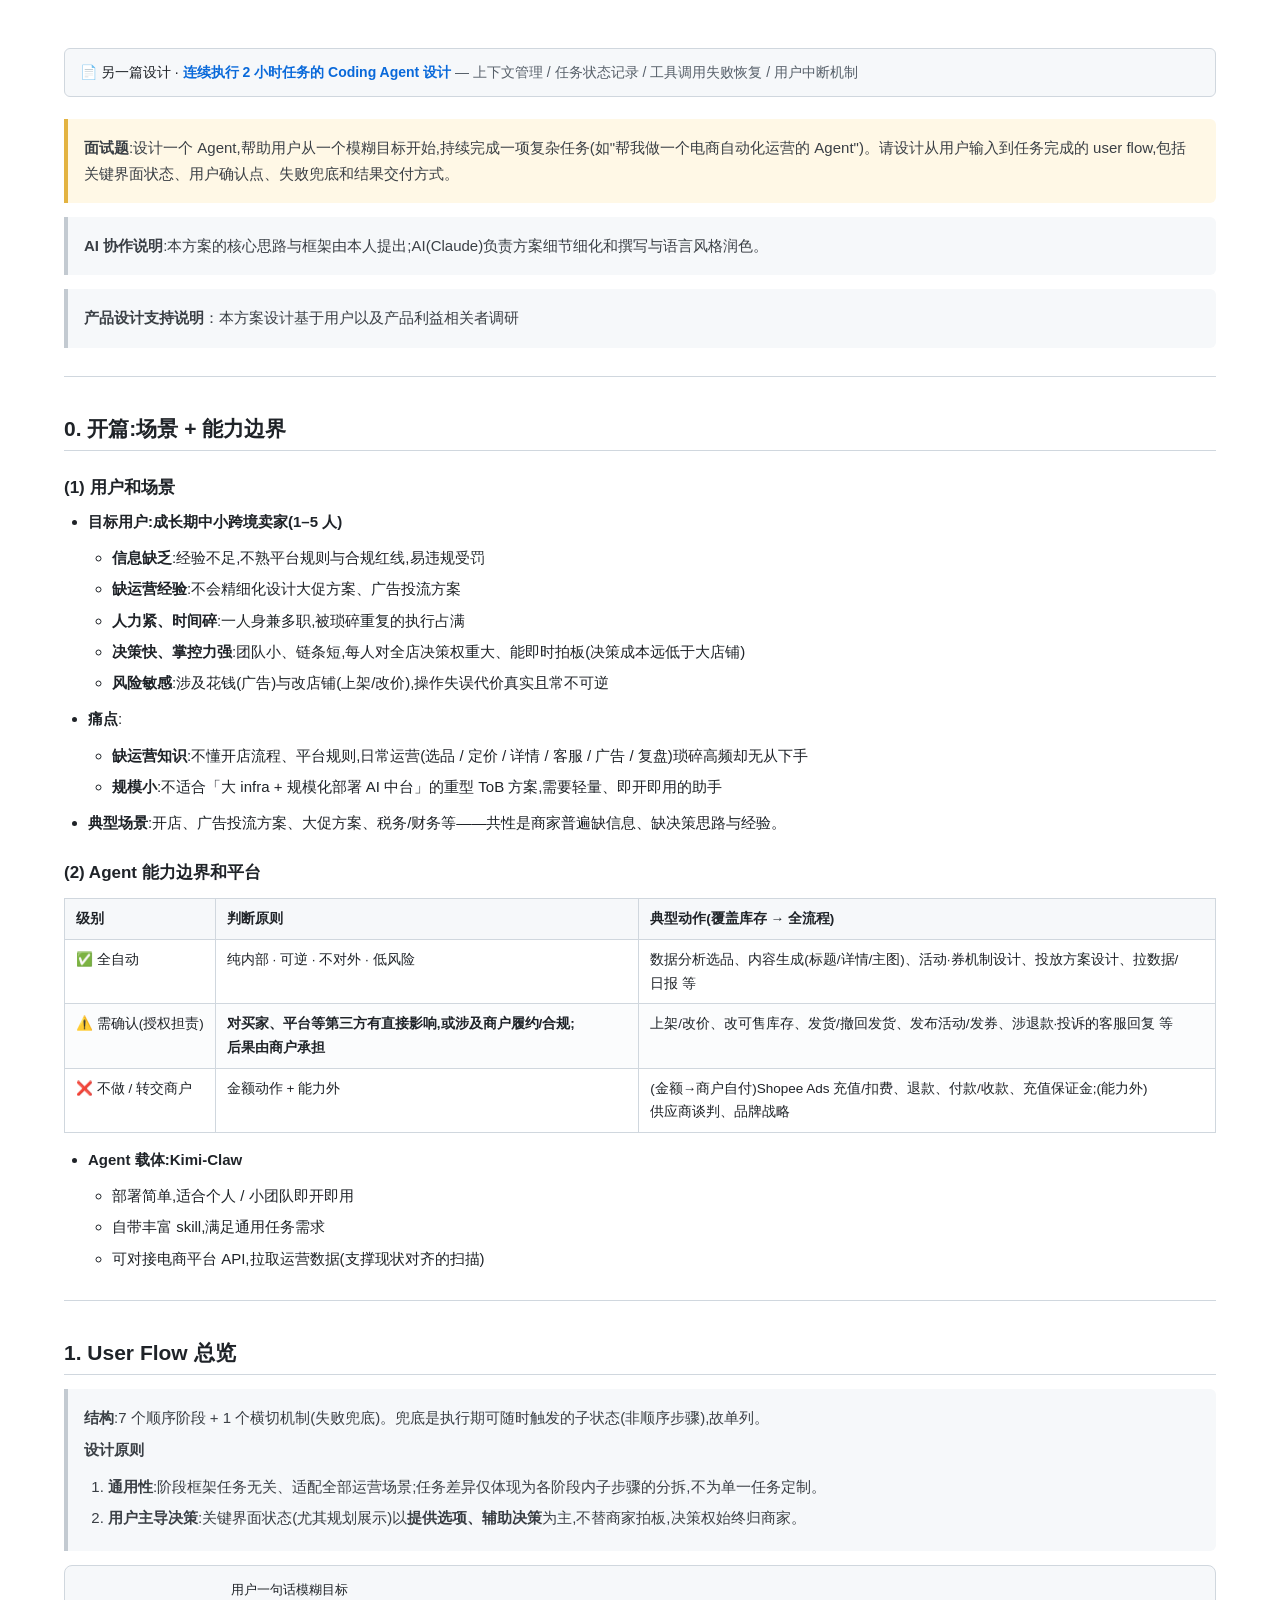
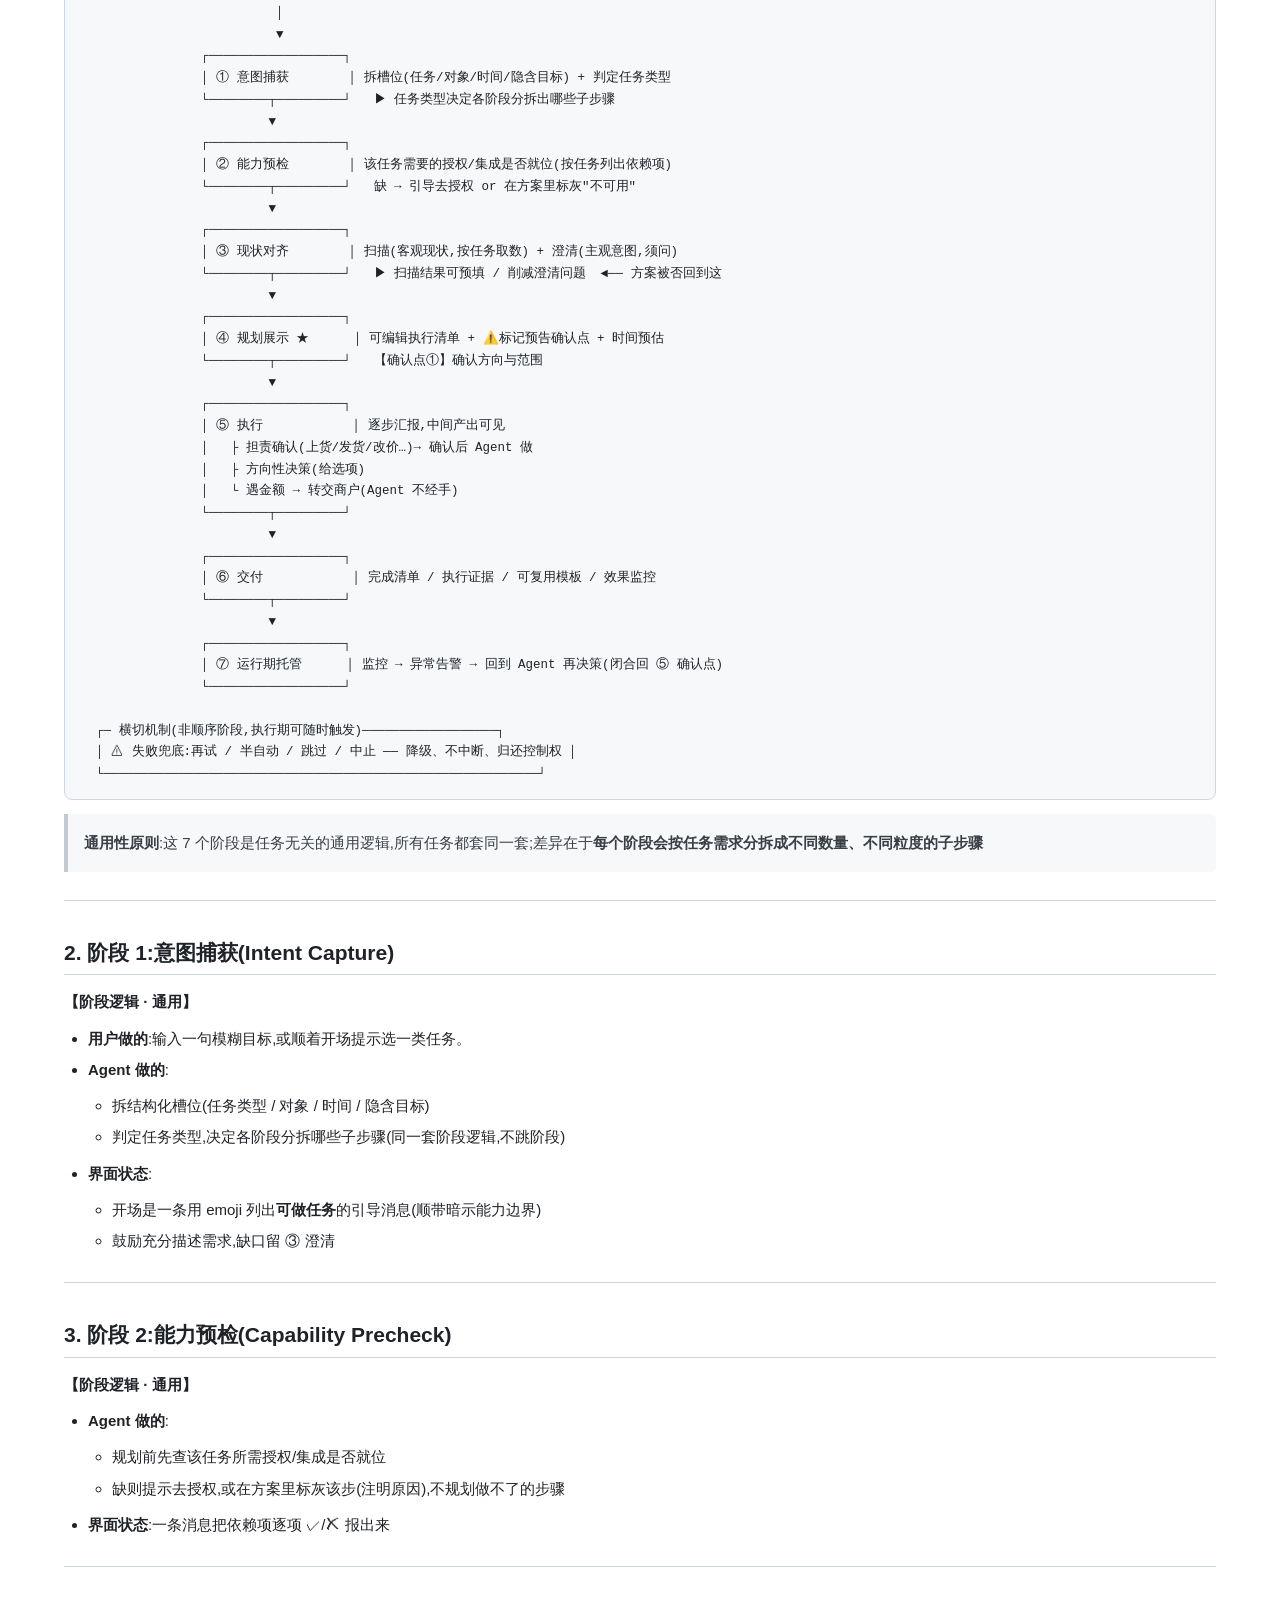
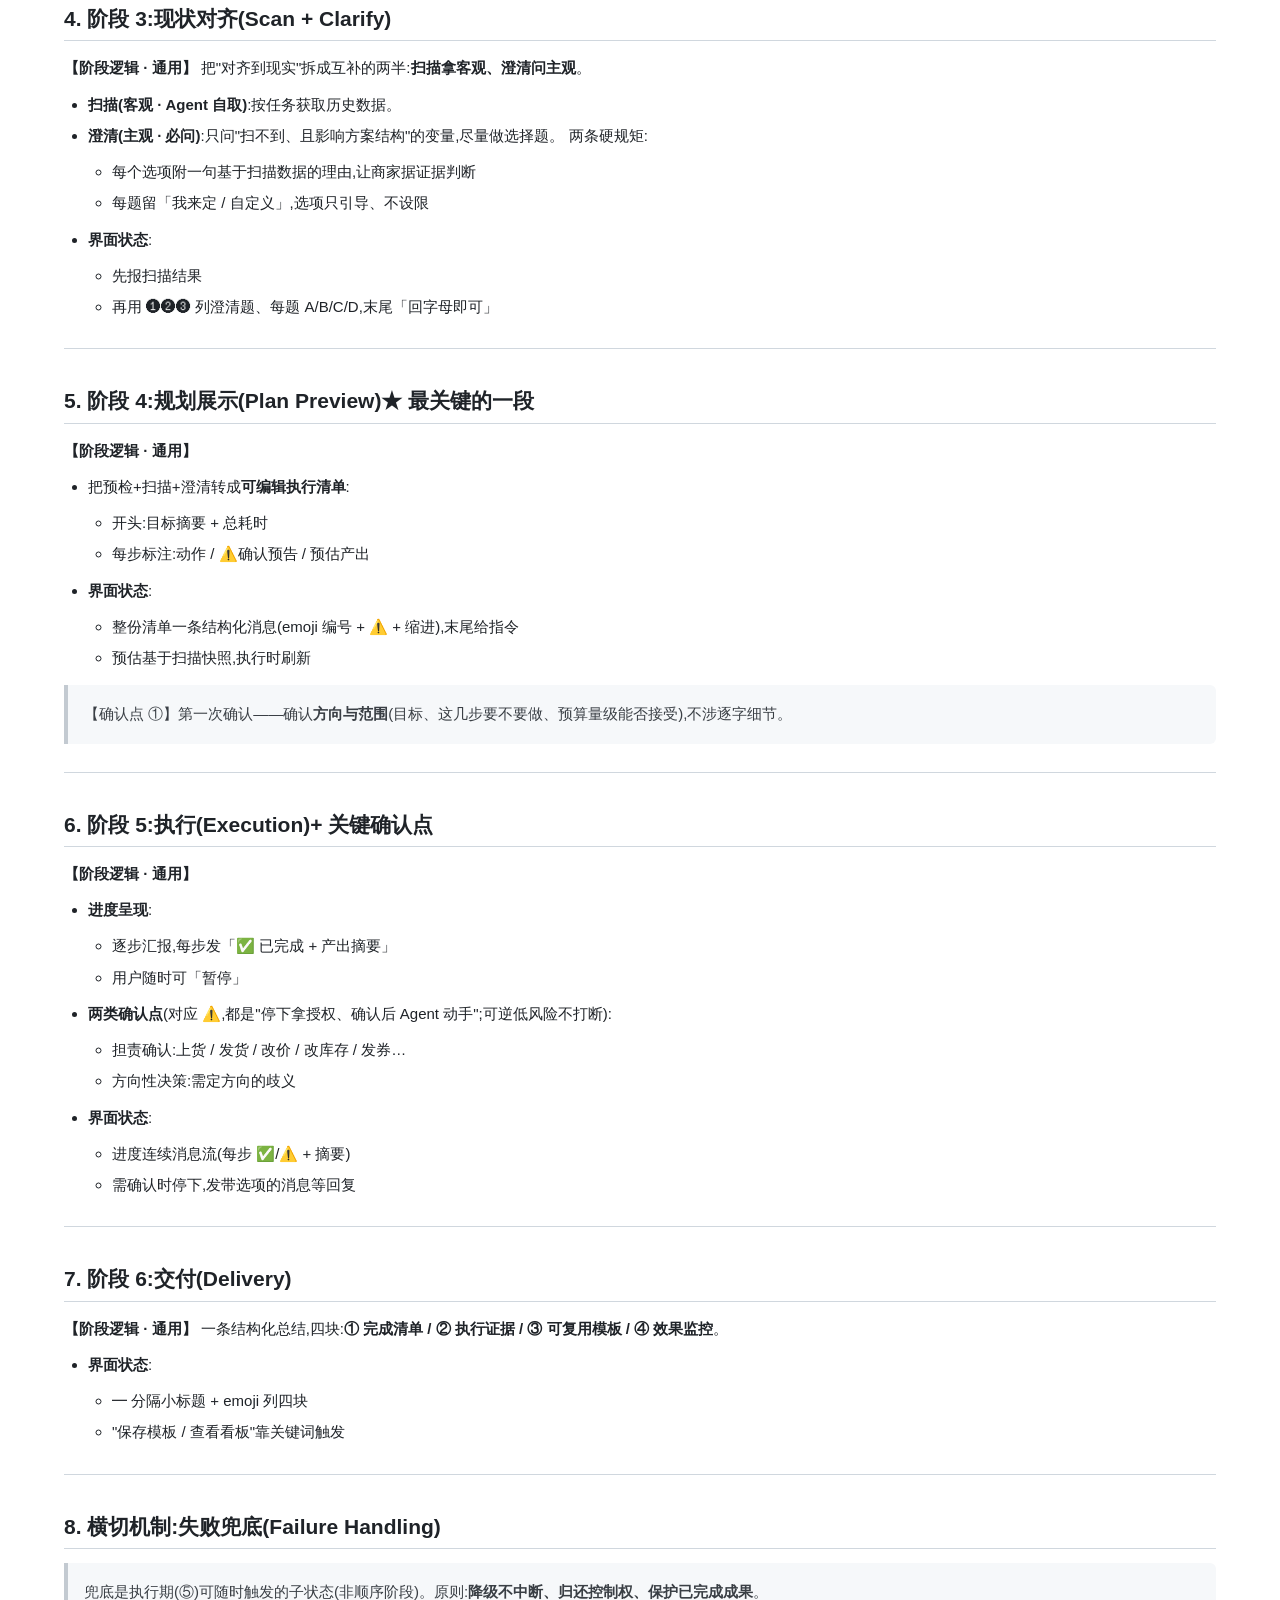
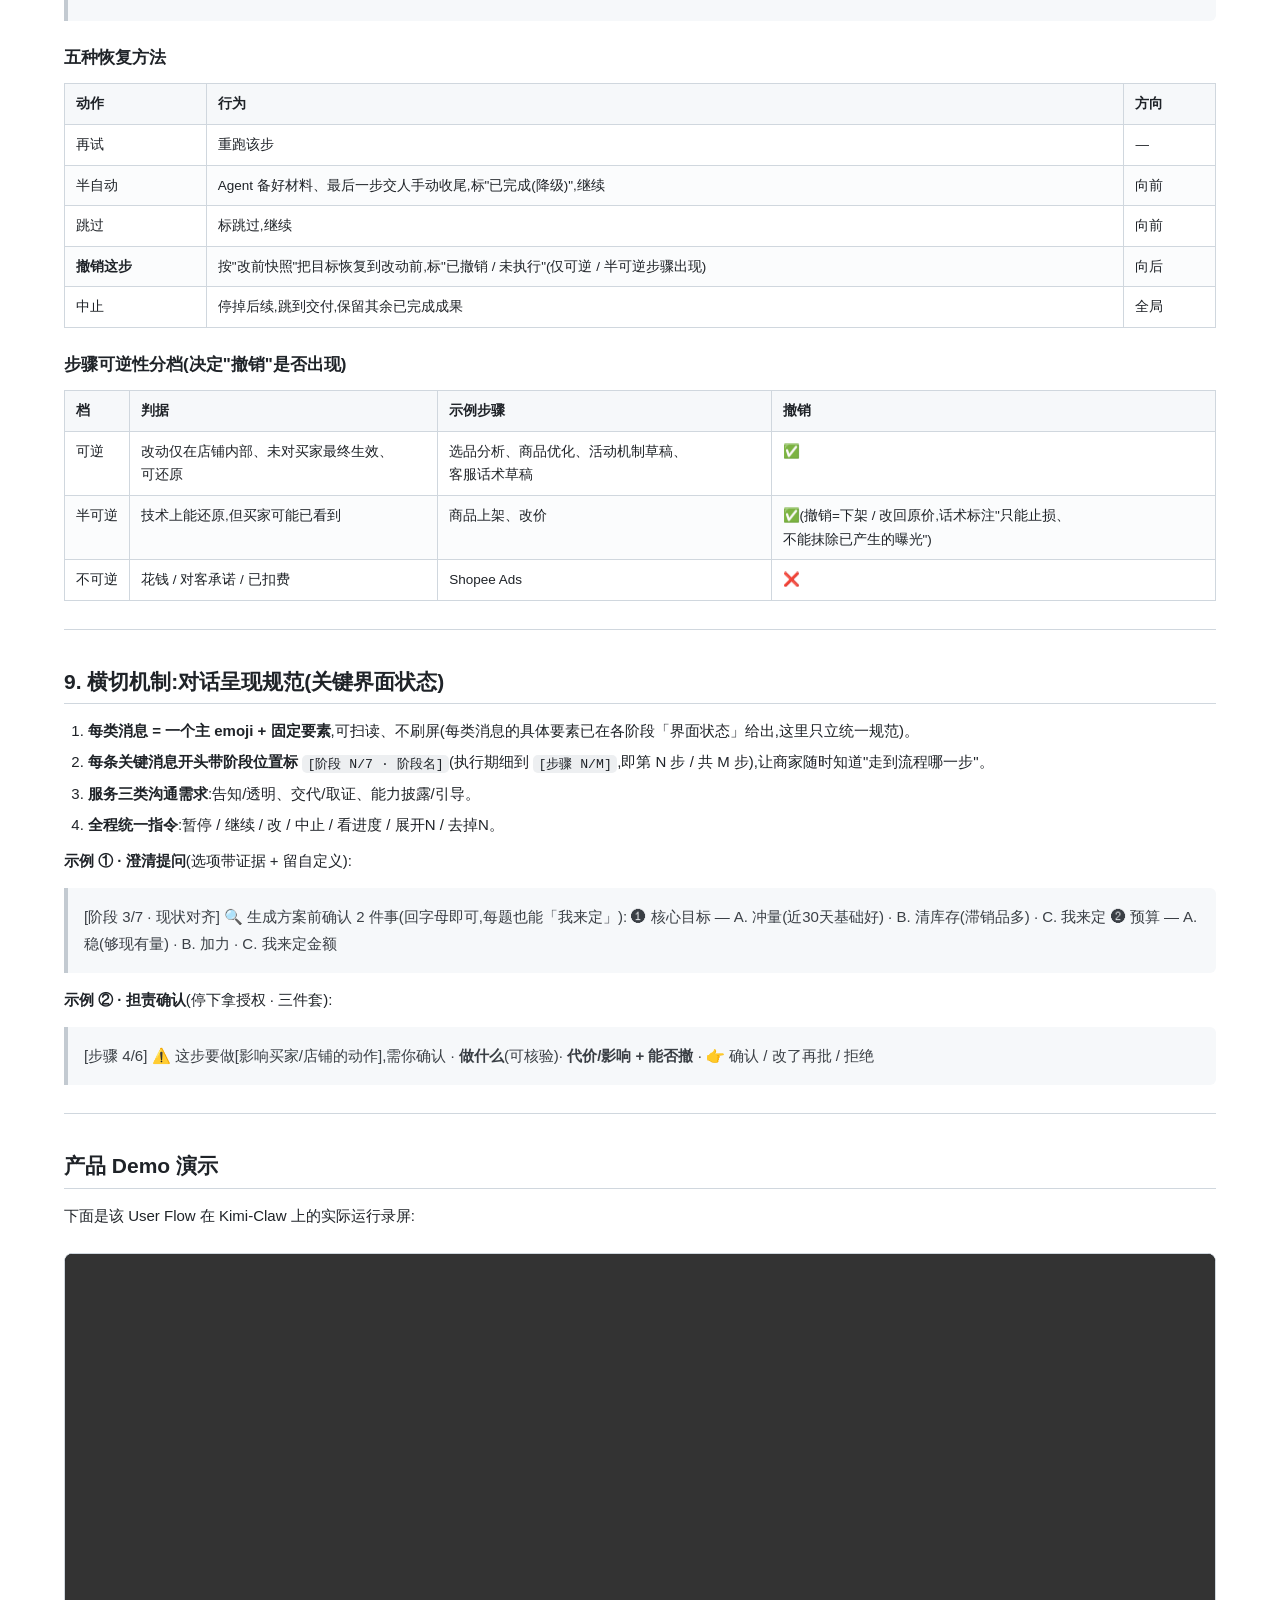
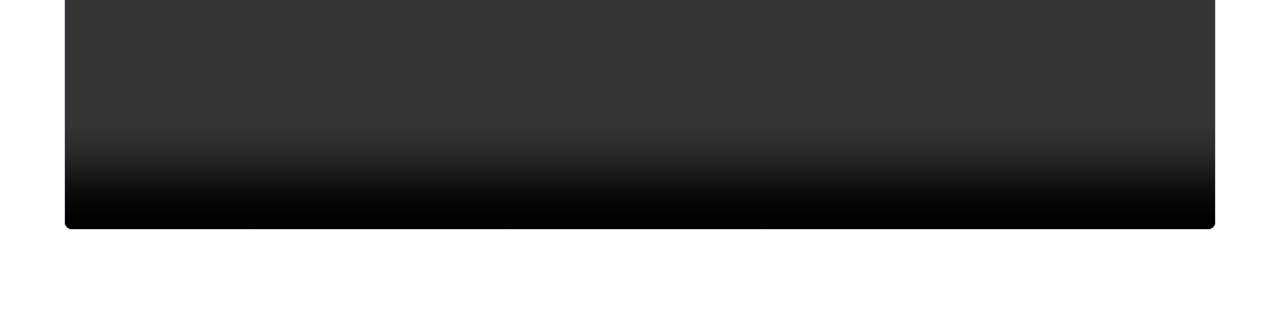
<file: index.html>
<!doctype html>
<html lang="zh-CN">
<head>
<meta charset="utf-8">
<meta name="viewport" content="width=device-width, initial-scale=1">
<title>电商运营 Agent · User Flow 设计</title>
<style>
:root{ --ink:#1f2328; --muted:#57606a; --line:#d0d7de; --bg-soft:#f6f8fa; --accent:#0969da; --warn:#9a6700; }
*{ box-sizing:border-box; }
html{ -webkit-text-size-adjust:100%; }
body{
  margin:0; color:var(--ink);
  font-family:"PingFang SC","Hiragino Sans GB","Microsoft YaHei",-apple-system,"Segoe UI",Roboto,"Helvetica Neue",Arial,"Apple Color Emoji","Segoe UI Emoji",sans-serif;
  font-size:15px; line-height:1.75; background:#fff;
}
.wrap{ max-width:1280px; margin:0 auto; padding:48px 64px 80px; }
h1,h2,h3,h4{ line-height:1.3; font-weight:700; }
h1{ font-size:28px; margin:0 0 8px; padding-bottom:14px; border-bottom:2px solid var(--ink); }
h2{ font-size:21px; margin:38px 0 14px; padding-bottom:8px; border-bottom:1px solid var(--line); }
h3{ font-size:17px; margin:26px 0 10px; color:#1f2328; }
h4{ font-size:15px; margin:18px 0 8px; }
p{ margin:10px 0; }
ul,ol{ margin:10px 0; padding-left:24px; }
li{ margin:5px 0; }
strong{ font-weight:700; }
a{ color:var(--accent); text-decoration:none; }
hr{ border:0; border-top:1px solid var(--line); margin:28px 0; }
blockquote{
  margin:14px 0; padding:10px 16px; color:#3a3f45;
  background:var(--bg-soft); border-left:4px solid #c3cad1; border-radius:0 6px 6px 0;
}
blockquote p{ margin:6px 0; }
code{
  font-family:"SF Mono","Menlo","Consolas","Liberation Mono",monospace;
  background:rgba(175,184,193,.22); padding:.15em .4em; border-radius:5px; font-size:.88em;
}
pre{
  background:var(--bg-soft); border:1px solid var(--line); border-radius:8px;
  padding:14px 16px; overflow-x:auto; line-height:1.45; margin:14px 0;
}
pre code{
  background:none; padding:0; border-radius:0; font-size:12.5px;
  font-family:"SF Mono","Menlo","Consolas","Liberation Mono",monospace; white-space:pre;
}
table{ border-collapse:collapse; width:100%; margin:14px 0; font-size:13.5px; }
th,td{ border:1px solid var(--line); padding:8px 11px; text-align:left; vertical-align:top; word-break:keep-all; }
th:first-child,td:first-child{ white-space:nowrap; }
th{ background:var(--bg-soft); font-weight:700; }
tr:nth-child(even) td{ background:#fbfcfd; }
.wrap > blockquote:first-of-type{ background:#fff8e6; border-left-color:#e3b341; }
@media print{
  @page{ size:A4; margin:16mm 14mm; }
  .wrap{ max-width:none; padding:0; }
  h2{ break-after:avoid; }
  h3,h4{ break-after:avoid; }
  pre,table,blockquote{ break-inside:avoid; }
  body{ font-size:11.5pt; }
  pre code{ font-size:9pt; }
  table{ font-size:9.5pt; }
}
</style>
</head>
<body><article class="wrap">
<p style="margin:0 0 22px;padding:11px 15px;background:var(--bg-soft);border:1px solid var(--line);border-radius:6px;font-size:14px;">
📄 另一篇设计 ·
<a href="long-horizon-coding-agent/"><strong>连续执行 2 小时任务的 Coding Agent 设计</strong></a>
<span style="color:var(--muted);">— 上下文管理 / 任务状态记录 / 工具调用失败恢复 / 用户中断机制</span>
</p>
<blockquote>
<p><strong>面试题</strong>:设计一个 Agent,帮助用户从一个模糊目标开始,持续完成一项复杂任务(如&quot;帮我做一个电商自动化运营的 Agent&quot;)。请设计从用户输入到任务完成的 user flow,包括关键界面状态、用户确认点、失败兜底和结果交付方式。</p>
</blockquote>
<blockquote>
<p><strong>AI 协作说明</strong>:本方案的核心思路与框架由本人提出;AI(Claude)负责方案细节细化和撰写与语言风格润色。</p>
</blockquote>
<blockquote>
<p><strong>产品设计支持说明</strong>：本方案设计基于用户以及产品利益相关者调研</p>
</blockquote>
<hr>
<h2>0. 开篇:场景 + 能力边界</h2>
<h3>(1) 用户和场景</h3>
<ul>
<li><strong>目标用户:成长期中小跨境卖家(1–5 人)</strong>
<ul>
<li><strong>信息缺乏</strong>:经验不足,不熟平台规则与合规红线,易违规受罚</li>
<li><strong>缺运营经验</strong>:不会精细化设计大促方案、广告投流方案</li>
<li><strong>人力紧、时间碎</strong>:一人身兼多职,被琐碎重复的执行占满</li>
<li><strong>决策快、掌控力强</strong>:团队小、链条短,每人对全店决策权重大、能即时拍板(决策成本远低于大店铺)</li>
<li><strong>风险敏感</strong>:涉及花钱(广告)与改店铺(上架/改价),操作失误代价真实且常不可逆</li>
</ul>
</li>
<li><strong>痛点</strong>:
<ul>
<li><strong>缺运营知识</strong>:不懂开店流程、平台规则,日常运营(选品 / 定价 / 详情 / 客服 / 广告 / 复盘)琐碎高频却无从下手</li>
<li><strong>规模小</strong>:不适合「大 infra + 规模化部署 AI 中台」的重型 ToB 方案,需要轻量、即开即用的助手</li>
</ul>
</li>
<li><strong>典型场景</strong>:开店、广告投流方案、大促方案、税务/财务等——共性是商家普遍缺信息、缺决策思路与经验。</li>
</ul>
<h3>(2) Agent 能力边界和平台</h3>
<table>
<thead>
<tr>
<th>级别</th>
<th>判断原则</th>
<th>典型动作(覆盖库存 → 全流程)</th>
</tr>
</thead>
<tbody>
<tr>
<td>✅ 全自动</td>
<td>纯内部 · 可逆 · 不对外 · 低风险</td>
<td>数据分析选品、内容生成(标题/详情/主图)、活动·券机制设计、投放方案设计、拉数据/日报 等</td>
</tr>
<tr>
<td>⚠️ 需确认(授权担责)</td>
<td><strong>对买家、平台等第三方有直接影响,或涉及商户履约/合规;后果由商户承担</strong></td>
<td>上架/改价、改可售库存、发货/撤回发货、发布活动/发券、涉退款·投诉的客服回复 等</td>
</tr>
<tr>
<td>❌ 不做 / 转交商户</td>
<td>金额动作 + 能力外</td>
<td>(金额→商户自付)Shopee Ads 充值/扣费、退款、付款/收款、充值保证金;(能力外)供应商谈判、品牌战略</td>
</tr>
</tbody>
</table>
<ul>
<li><strong>Agent 载体:Kimi-Claw</strong>
<ul>
<li>部署简单,适合个人 / 小团队即开即用</li>
<li>自带丰富 skill,满足通用任务需求</li>
<li>可对接电商平台 API,拉取运营数据(支撑现状对齐的扫描)</li>
</ul>
</li>
</ul>
<hr>
<h2>1. User Flow 总览</h2>
<blockquote>
<p><strong>结构</strong>:7 个顺序阶段 + 1 个横切机制(失败兜底)。兜底是执行期可随时触发的子状态(非顺序步骤),故单列。</p>
<p><strong>设计原则</strong></p>
<ol>
<li><strong>通用性</strong>:阶段框架任务无关、适配全部运营场景;任务差异仅体现为各阶段内子步骤的分拆,不为单一任务定制。</li>
<li><strong>用户主导决策</strong>:关键界面状态(尤其规划展示)以<strong>提供选项、辅助决策</strong>为主,不替商家拍板,决策权始终归商家。</li>
</ol>
</blockquote>
<pre><code>                    用户一句话模糊目标
                          │
                          ▼
                ┌──────────────────┐
                │ ① 意图捕获        │ 拆槽位(任务/对象/时间/隐含目标) + 判定任务类型
                └────────┬─────────┘   ▶ 任务类型决定各阶段分拆出哪些子步骤
                         ▼
                ┌──────────────────┐
                │ ② 能力预检        │ 该任务需要的授权/集成是否就位(按任务列出依赖项)
                └────────┬─────────┘   缺 → 引导去授权 or 在方案里标灰&quot;不可用&quot;
                         ▼
                ┌──────────────────┐
                │ ③ 现状对齐        │ 扫描(客观现状,按任务取数) + 澄清(主观意图,须问)
                └────────┬─────────┘   ▶ 扫描结果可预填 / 削减澄清问题  ◄── 方案被否回到这
                         ▼
                ┌──────────────────┐
                │ ④ 规划展示 ★      │ 可编辑执行清单 + ⚠️标记预告确认点 + 时间预估
                └────────┬─────────┘   【确认点①】确认方向与范围
                         ▼
                ┌──────────────────┐
                │ ⑤ 执行            │ 逐步汇报,中间产出可见
                │   ├ 担责确认(上货/发货/改价…)→ 确认后 Agent 做
                │   ├ 方向性决策(给选项)
                │   └ 遇金额 → 转交商户(Agent 不经手)
                └────────┬─────────┘
                         ▼
                ┌──────────────────┐
                │ ⑥ 交付            │ 完成清单 / 执行证据 / 可复用模板 / 效果监控
                └────────┬─────────┘
                         ▼
                ┌──────────────────┐
                │ ⑦ 运行期托管      │ 监控 → 异常告警 → 回到 Agent 再决策(闭合回 ⑤ 确认点)
                └──────────────────┘

  ┌─ 横切机制(非顺序阶段,执行期可随时触发)──────────────────┐
  │ ⚠ 失败兜底:再试 / 半自动 / 跳过 / 中止 —— 降级、不中断、归还控制权 │
  └──────────────────────────────────────────────────────────┘
</code></pre>
<blockquote>
<p><strong>通用性原则</strong>:这 7 个阶段是任务无关的通用逻辑,所有任务都套同一套;差异在于<strong>每个阶段会按任务需求分拆成不同数量、不同粒度的子步骤</strong></p>
</blockquote>
<hr>
<h2>2. 阶段 1:意图捕获(Intent Capture)</h2>
<p><strong>【阶段逻辑 · 通用】</strong></p>
<ul>
<li><strong>用户做的</strong>:输入一句模糊目标,或顺着开场提示选一类任务。</li>
<li><strong>Agent 做的</strong>:
<ul>
<li>拆结构化槽位(任务类型 / 对象 / 时间 / 隐含目标)</li>
<li>判定任务类型,决定各阶段分拆哪些子步骤(同一套阶段逻辑,不跳阶段)</li>
</ul>
</li>
<li><strong>界面状态</strong>:
<ul>
<li>开场是一条用 emoji 列出<strong>可做任务</strong>的引导消息(顺带暗示能力边界)</li>
<li>鼓励充分描述需求,缺口留 ③ 澄清</li>
</ul>
</li>
</ul>
<hr>
<h2>3. 阶段 2:能力预检(Capability Precheck)</h2>
<p><strong>【阶段逻辑 · 通用】</strong></p>
<ul>
<li><strong>Agent 做的</strong>:
<ul>
<li>规划前先查该任务所需授权/集成是否就位</li>
<li>缺则提示去授权,或在方案里标灰该步(注明原因),不规划做不了的步骤</li>
</ul>
</li>
<li><strong>界面状态</strong>:一条消息把依赖项逐项 ✓/✗ 报出来</li>
</ul>
<hr>
<h2>4. 阶段 3:现状对齐(Scan + Clarify)</h2>
<p><strong>【阶段逻辑 · 通用】</strong> 把&quot;对齐到现实&quot;拆成互补的两半:<strong>扫描拿客观、澄清问主观</strong>。</p>
<ul>
<li><strong>扫描(客观 · Agent 自取)</strong>:按任务获取历史数据。</li>
<li><strong>澄清(主观 · 必问)</strong>:只问&quot;扫不到、且影响方案结构&quot;的变量,尽量做选择题。
两条硬规矩:
<ul>
<li>每个选项附一句基于扫描数据的理由,让商家据证据判断</li>
<li>每题留「我来定 / 自定义」,选项只引导、不设限</li>
</ul>
</li>
<li><strong>界面状态</strong>:
<ul>
<li>先报扫描结果</li>
<li>再用 ❶❷❸ 列澄清题、每题 A/B/C/D,末尾「回字母即可」</li>
</ul>
</li>
</ul>
<hr>
<h2>5. 阶段 4:规划展示(Plan Preview)★ 最关键的一段</h2>
<p><strong>【阶段逻辑 · 通用】</strong></p>
<ul>
<li>把预检+扫描+澄清转成<strong>可编辑执行清单</strong>:
<ul>
<li>开头:目标摘要 + 总耗时</li>
<li>每步标注:动作 / ⚠️确认预告 / 预估产出</li>
</ul>
</li>
<li><strong>界面状态</strong>:
<ul>
<li>整份清单一条结构化消息(emoji 编号 + ⚠️ + 缩进),末尾给指令</li>
<li>预估基于扫描快照,执行时刷新</li>
</ul>
</li>
</ul>
<blockquote>
<p>【确认点 ①】第一次确认——确认<strong>方向与范围</strong>(目标、这几步要不要做、预算量级能否接受),不涉逐字细节。</p>
</blockquote>
<hr>
<h2>6. 阶段 5:执行(Execution)+ 关键确认点</h2>
<p><strong>【阶段逻辑 · 通用】</strong></p>
<ul>
<li><strong>进度呈现</strong>:
<ul>
<li>逐步汇报,每步发「✅ 已完成 + 产出摘要」</li>
<li>用户随时可「暂停」</li>
</ul>
</li>
<li><strong>两类确认点</strong>(对应 ⚠️,都是&quot;停下拿授权、确认后 Agent 动手&quot;;可逆低风险不打断):
<ul>
<li>担责确认:上货 / 发货 / 改价 / 改库存 / 发券…</li>
<li>方向性决策:需定方向的歧义</li>
</ul>
</li>
<li><strong>界面状态</strong>:
<ul>
<li>进度连续消息流(每步 ✅/⚠️ + 摘要)</li>
<li>需确认时停下,发带选项的消息等回复</li>
</ul>
</li>
</ul>
<hr>
<h2>7. 阶段 6:交付(Delivery)</h2>
<p><strong>【阶段逻辑 · 通用】</strong> 一条结构化总结,四块:<strong>① 完成清单 / ② 执行证据 / ③ 可复用模板 / ④ 效果监控</strong>。</p>
<ul>
<li><strong>界面状态</strong>:
<ul>
<li>━ 分隔小标题 + emoji 列四块</li>
<li>&quot;保存模板 / 查看看板&quot;靠关键词触发</li>
</ul>
</li>
</ul>
<hr>
<h2>8. 横切机制:失败兜底(Failure Handling)</h2>
<blockquote>
<p>兜底是执行期(⑤)可随时触发的子状态(非顺序阶段)。原则:<strong>降级不中断、归还控制权、保护已完成成果</strong>。</p>
</blockquote>
<h3>五种恢复方法</h3>
<table>
<thead>
<tr>
<th>动作</th>
<th>行为</th>
<th>方向</th>
</tr>
</thead>
<tbody>
<tr>
<td>再试</td>
<td>重跑该步</td>
<td>—</td>
</tr>
<tr>
<td>半自动</td>
<td>Agent 备好材料、最后一步交人手动收尾,标&quot;已完成(降级)&quot;,继续</td>
<td>向前</td>
</tr>
<tr>
<td>跳过</td>
<td>标跳过,继续</td>
<td>向前</td>
</tr>
<tr>
<td><strong>撤销这步</strong></td>
<td>按&quot;改前快照&quot;把目标恢复到改动前,标&quot;已撤销 / 未执行&quot;(仅可逆 / 半可逆步骤出现)</td>
<td>向后</td>
</tr>
<tr>
<td>中止</td>
<td>停掉后续,跳到交付,保留其余已完成成果</td>
<td>全局</td>
</tr>
</tbody>
</table>
<h3>步骤可逆性分档(决定&quot;撤销&quot;是否出现)</h3>
<table>
<thead>
<tr>
<th>档</th>
<th>判据</th>
<th>示例步骤</th>
<th>撤销</th>
</tr>
</thead>
<tbody>
<tr>
<td>可逆</td>
<td>改动仅在店铺内部、未对买家最终生效、可还原</td>
<td>选品分析、商品优化、活动机制草稿、客服话术草稿</td>
<td>✅</td>
</tr>
<tr>
<td>半可逆</td>
<td>技术上能还原,但买家可能已看到</td>
<td>商品上架、改价</td>
<td>✅(撤销=下架 / 改回原价,话术标注&quot;只能止损、不能抹除已产生的曝光&quot;)</td>
</tr>
<tr>
<td>不可逆</td>
<td>花钱 / 对客承诺 / 已扣费</td>
<td>Shopee Ads</td>
<td>❌</td>
</tr>
</tbody>
</table>
<hr>
<h2>9. 横切机制:对话呈现规范(关键界面状态)</h2>
<ol>
<li><strong>每类消息 = 一个主 emoji + 固定要素</strong>,可扫读、不刷屏(每类消息的具体要素已在各阶段「界面状态」给出,这里只立统一规范)。</li>
<li><strong>每条关键消息开头带阶段位置标</strong> <code>[阶段 N/7 · 阶段名]</code>(执行期细到 <code>[步骤 N/M]</code>,即第 N 步 / 共 M 步),让商家随时知道&quot;走到流程哪一步&quot;。</li>
<li><strong>服务三类沟通需求</strong>:告知/透明、交代/取证、能力披露/引导。</li>
<li><strong>全程统一指令</strong>:暂停 / 继续 / 改 / 中止 / 看进度 / 展开N / 去掉N。</li>
</ol>
<p><strong>示例 ① · 澄清提问</strong>(选项带证据 + 留自定义):</p>
<blockquote>
<p>[阶段 3/7 · 现状对齐] 🔍 生成方案前确认 2 件事(回字母即可,每题也能「我来定」):
❶ 核心目标 — A. 冲量(近30天基础好) · B. 清库存(滞销品多) · C. 我来定
❷ 预算 — A. 稳(够现有量) · B. 加力 · C. 我来定金额</p>
</blockquote>
<p><strong>示例 ② · 担责确认</strong>(停下拿授权 · 三件套):</p>
<blockquote>
<p>[步骤 4/6] ⚠️ 这步要做[影响买家/店铺的动作],需你确认 · <strong>做什么</strong>(可核验)· <strong>代价/影响 + 能否撤</strong> · 👉 确认 / 改了再批 / 拒绝</p>
</blockquote>
<hr>
<h2>产品 Demo 演示</h2>
<p>下面是该 User Flow 在 Kimi-Claw 上的实际运行录屏:</p>
<video controls preload="metadata" playsinline style="width:100%;max-width:100%;border:1px solid var(--line);border-radius:8px;margin:14px 0;background:#000;">
  <source src="demo.mp4" type="video/mp4">
  你的浏览器不支持内嵌视频,可<a href="demo.mp4">点此下载查看</a>。
</video>
</article></body>
</html>
</file>
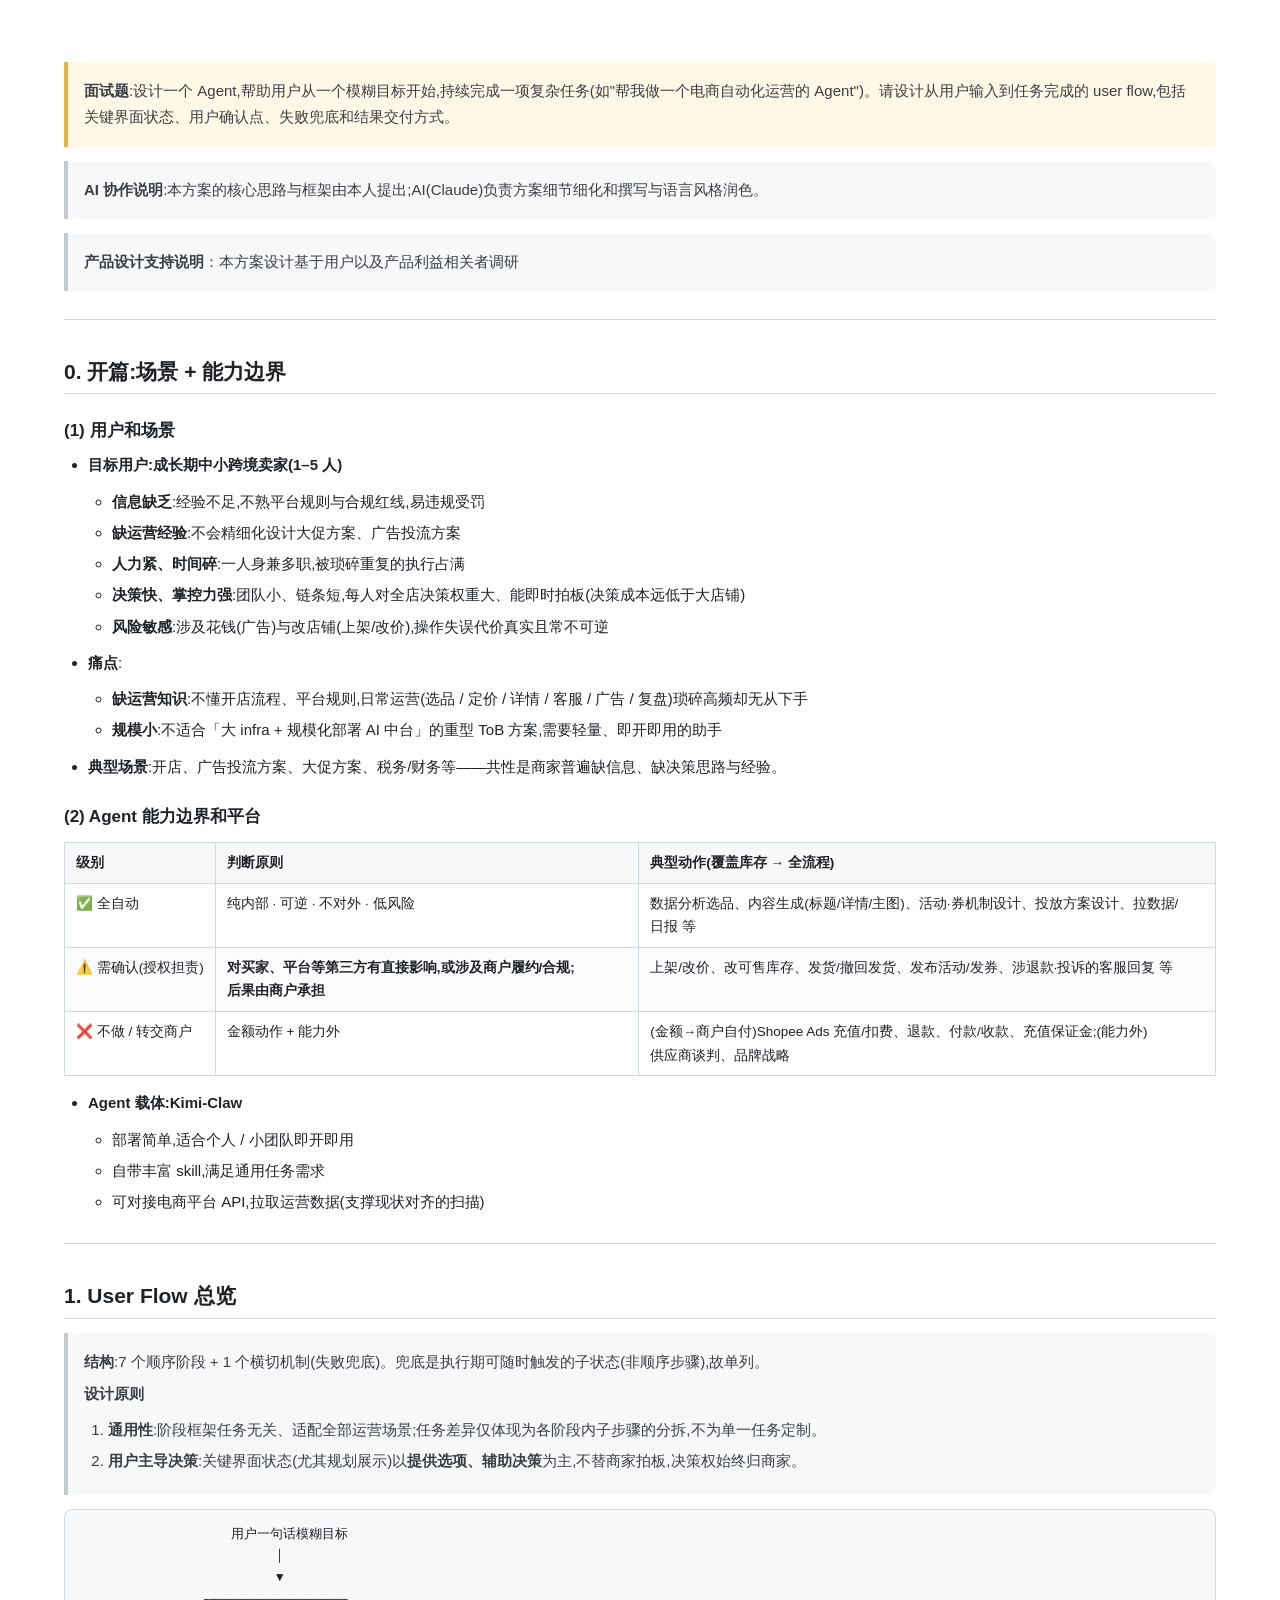
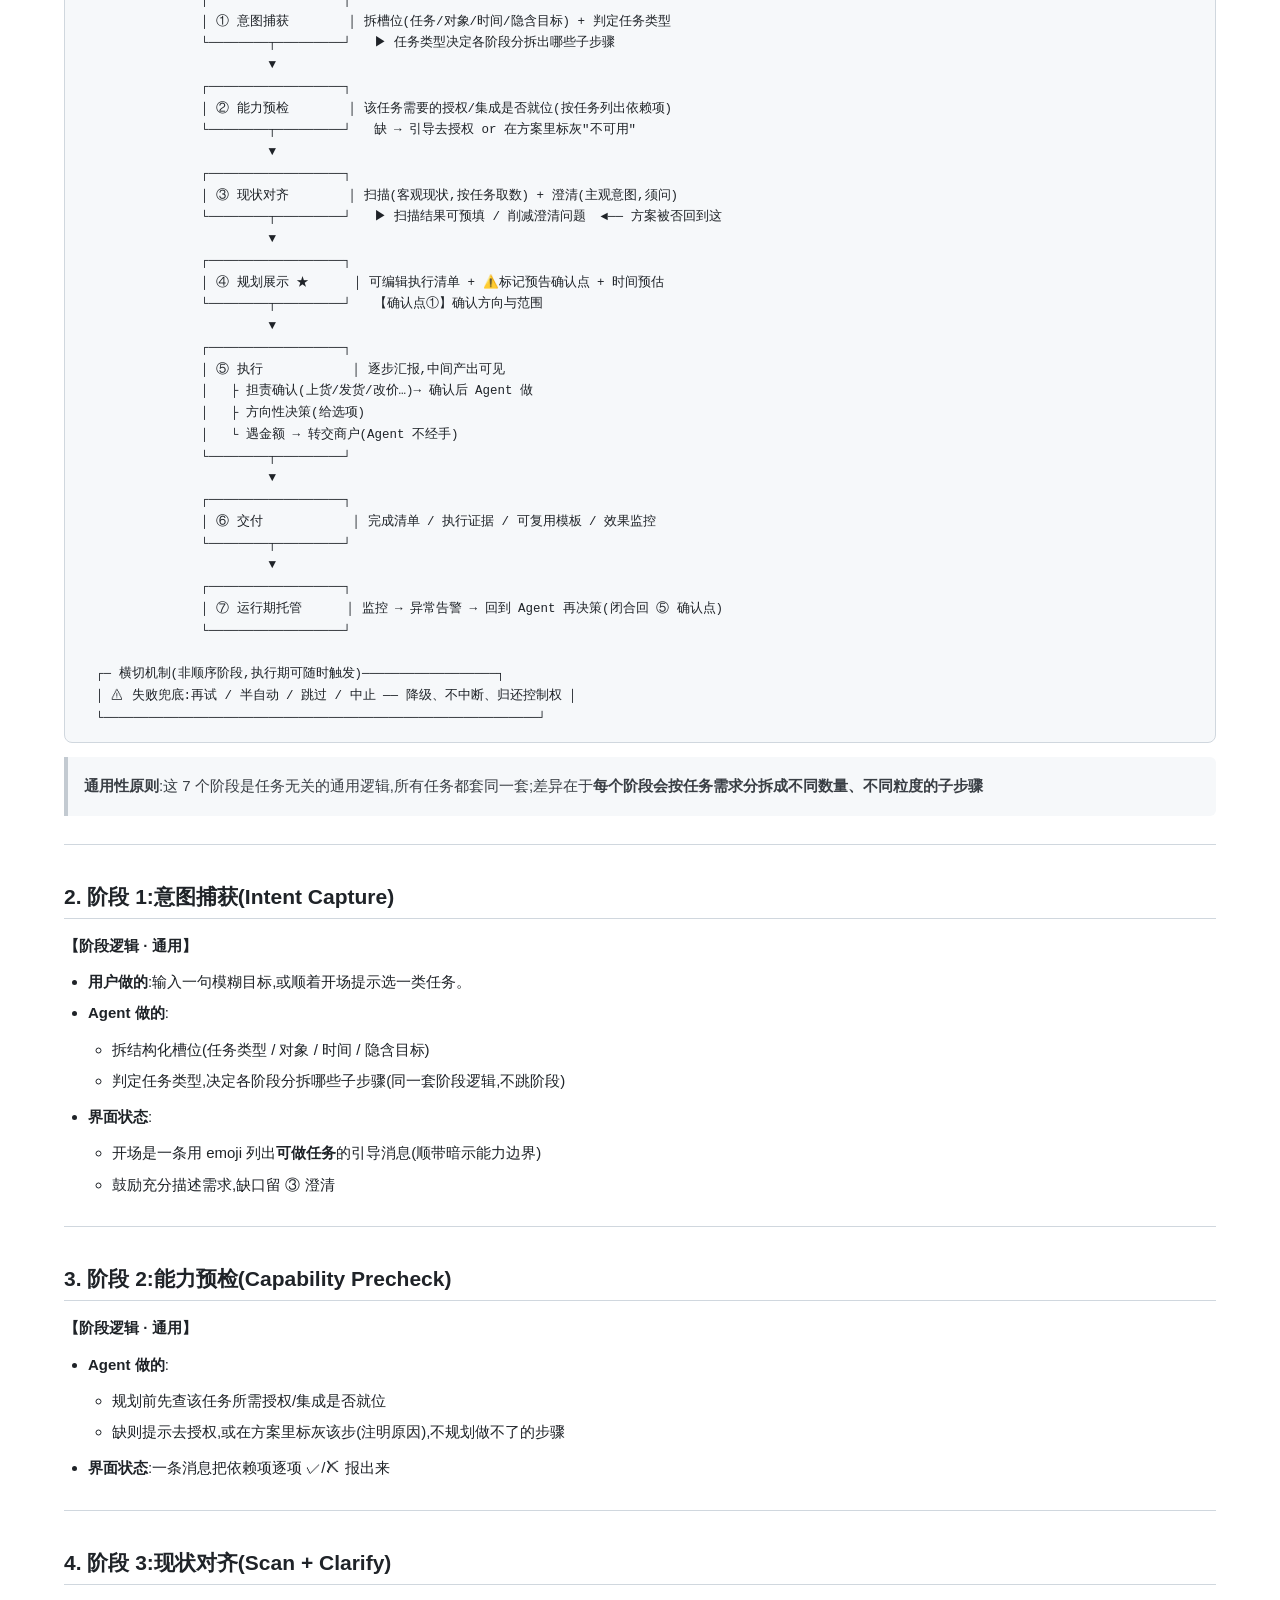
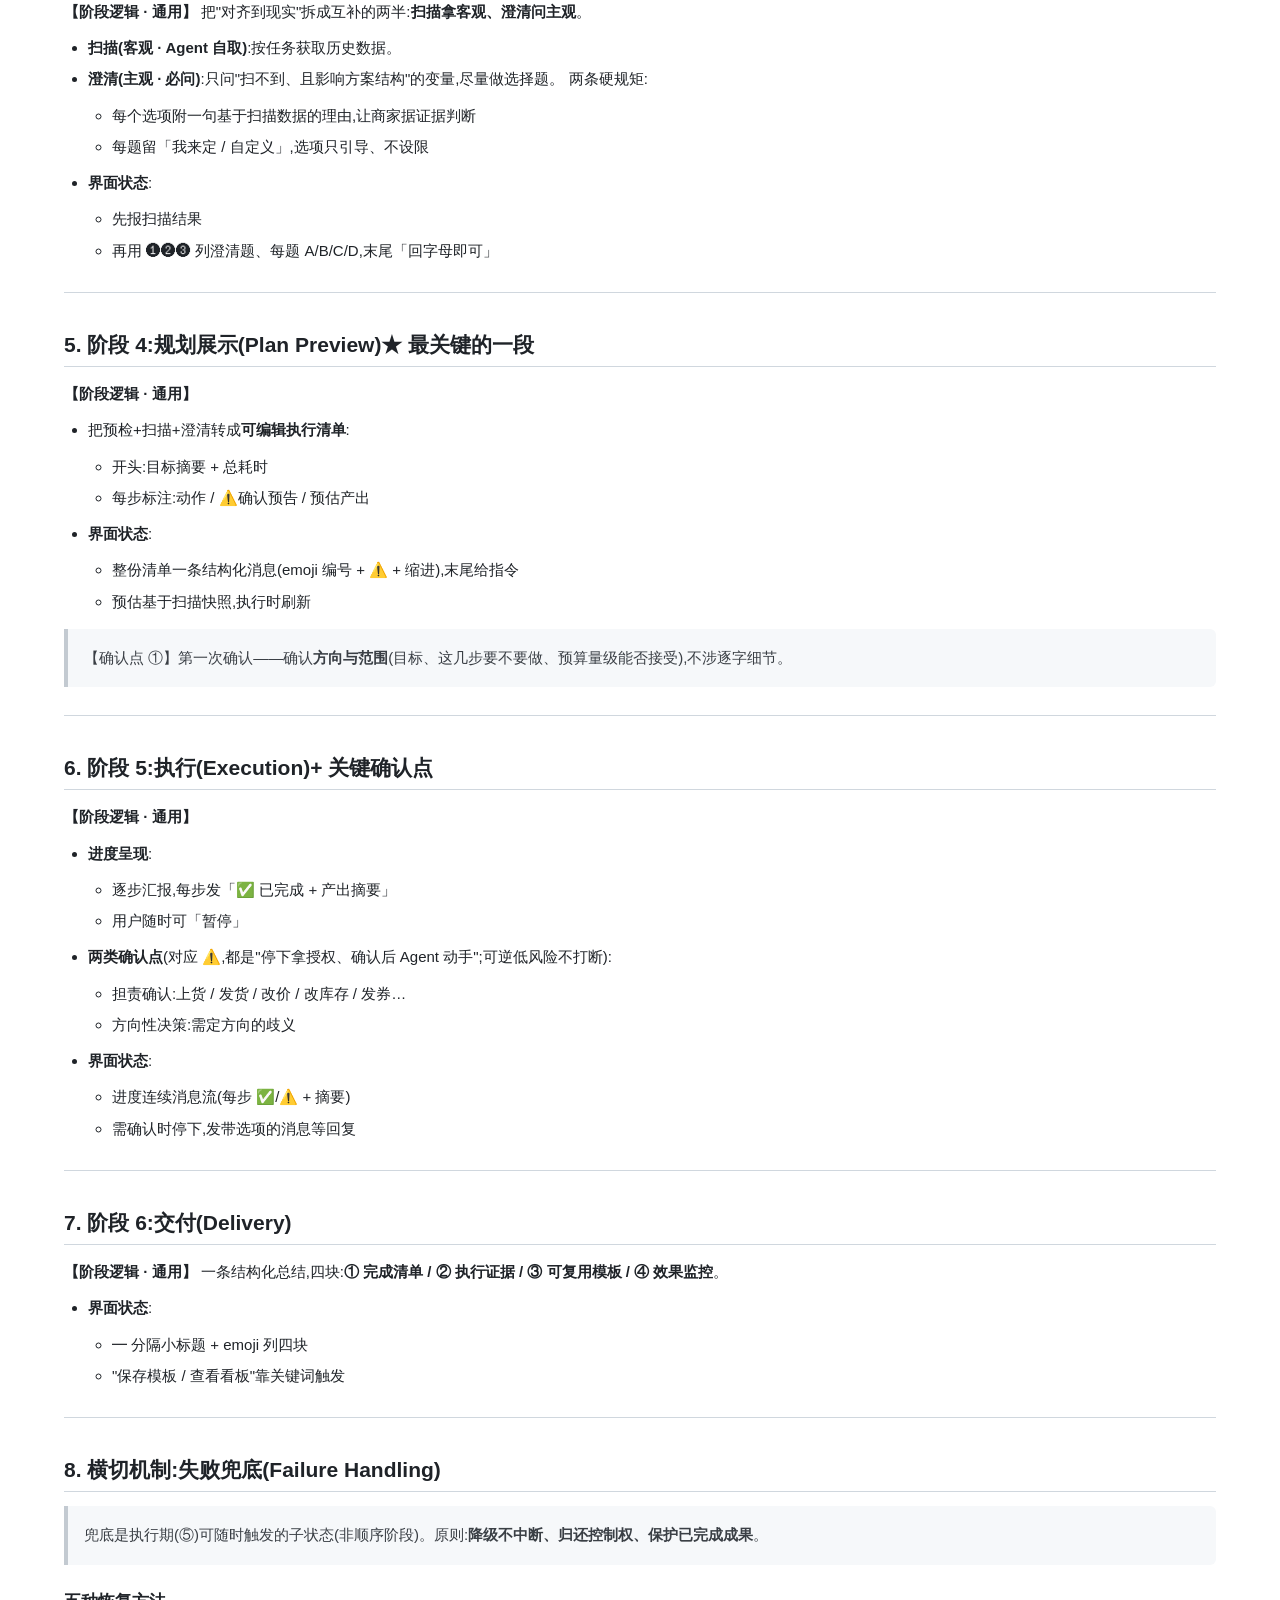
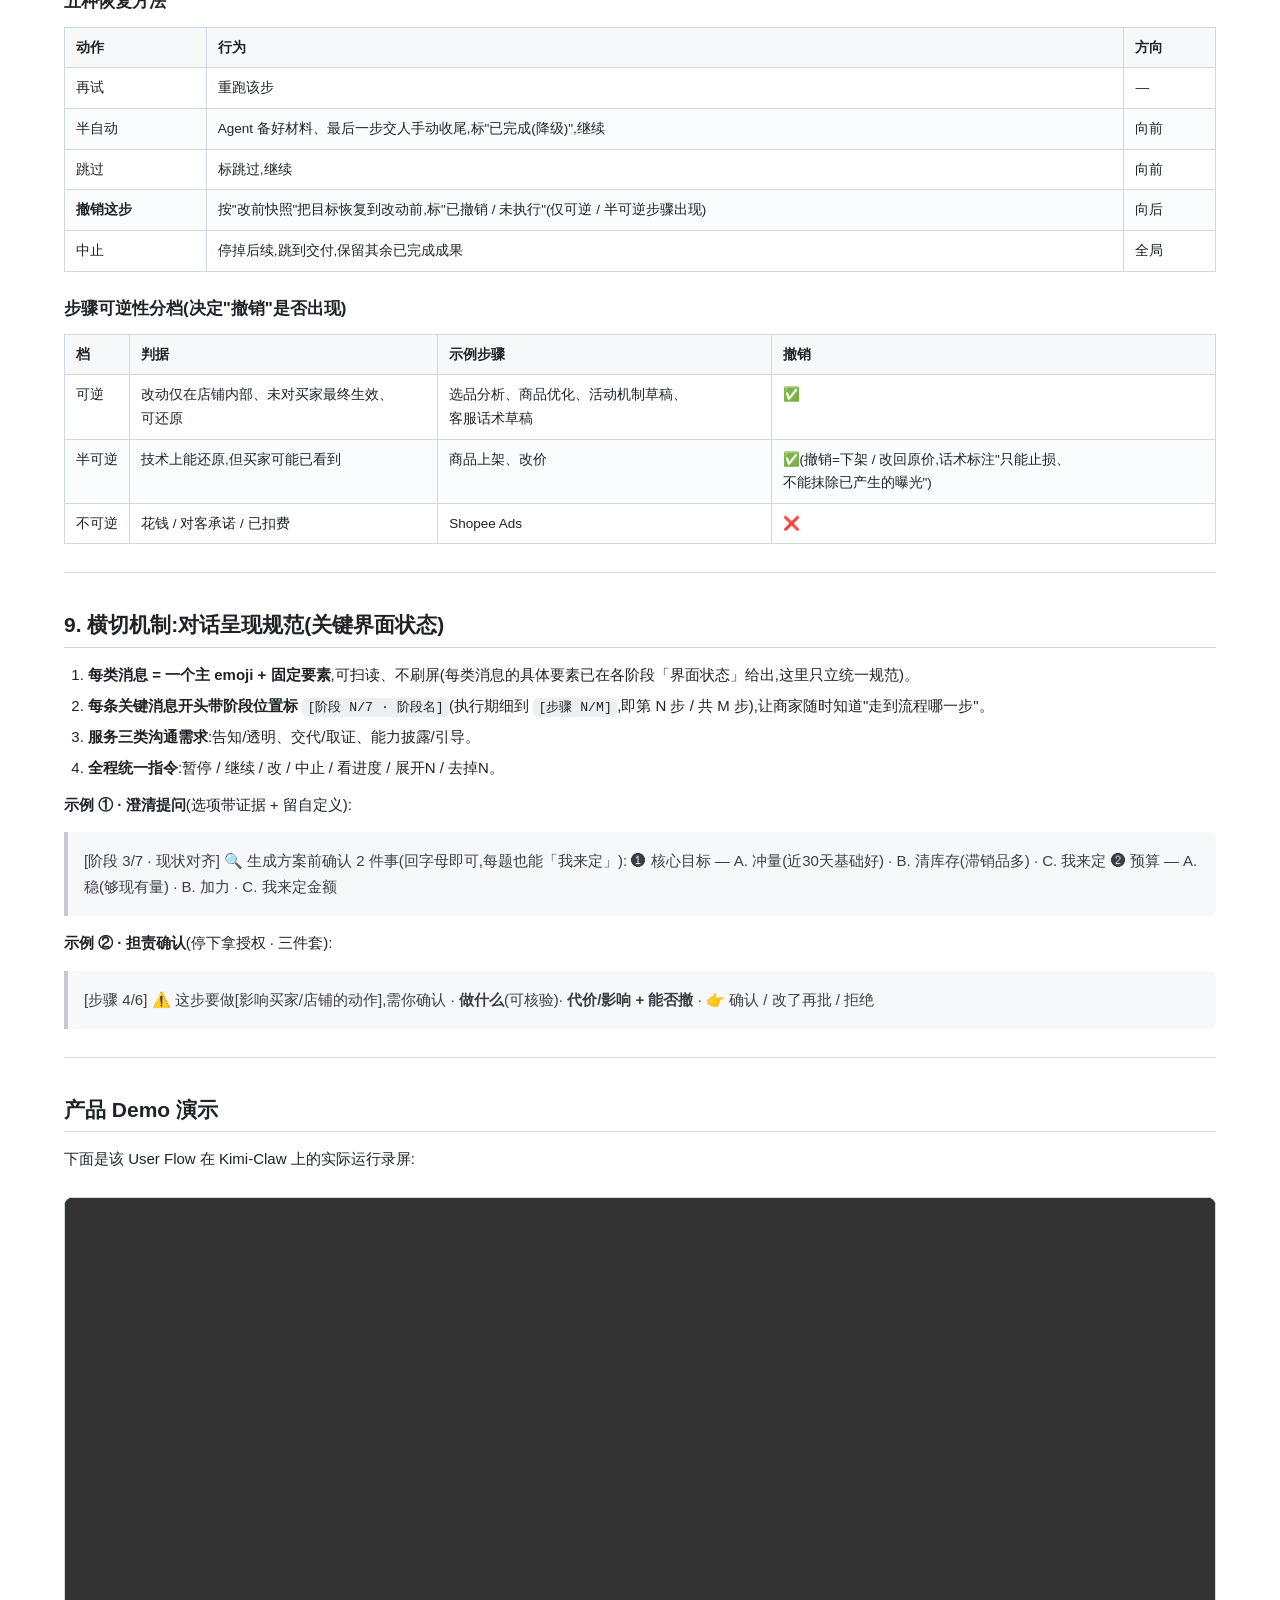
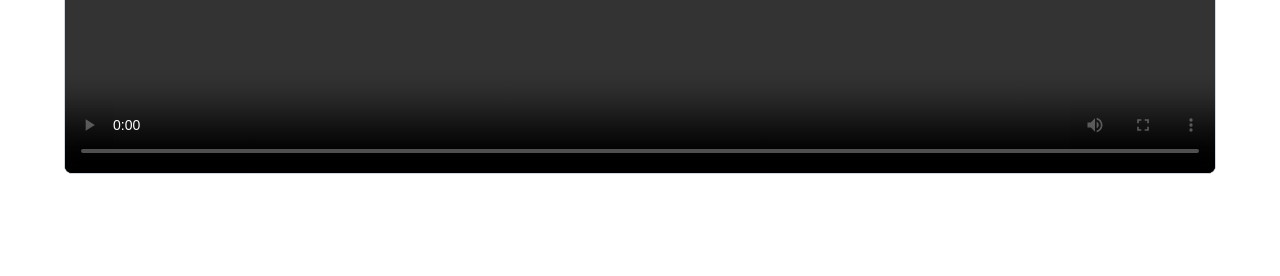
<file: site/index.html>
<!doctype html>
<html lang="zh-CN">
<head>
<meta charset="utf-8">
<meta name="viewport" content="width=device-width, initial-scale=1">
<title>电商运营 Agent · User Flow 设计</title>
<style>
:root{ --ink:#1f2328; --muted:#57606a; --line:#d0d7de; --bg-soft:#f6f8fa; --accent:#0969da; --warn:#9a6700; }
*{ box-sizing:border-box; }
html{ -webkit-text-size-adjust:100%; }
body{
  margin:0; color:var(--ink);
  font-family:"PingFang SC","Hiragino Sans GB","Microsoft YaHei",-apple-system,"Segoe UI",Roboto,"Helvetica Neue",Arial,"Apple Color Emoji","Segoe UI Emoji",sans-serif;
  font-size:15px; line-height:1.75; background:#fff;
}
.wrap{ max-width:1280px; margin:0 auto; padding:48px 64px 80px; }
h1,h2,h3,h4{ line-height:1.3; font-weight:700; }
h1{ font-size:28px; margin:0 0 8px; padding-bottom:14px; border-bottom:2px solid var(--ink); }
h2{ font-size:21px; margin:38px 0 14px; padding-bottom:8px; border-bottom:1px solid var(--line); }
h3{ font-size:17px; margin:26px 0 10px; color:#1f2328; }
h4{ font-size:15px; margin:18px 0 8px; }
p{ margin:10px 0; }
ul,ol{ margin:10px 0; padding-left:24px; }
li{ margin:5px 0; }
strong{ font-weight:700; }
a{ color:var(--accent); text-decoration:none; }
hr{ border:0; border-top:1px solid var(--line); margin:28px 0; }
blockquote{
  margin:14px 0; padding:10px 16px; color:#3a3f45;
  background:var(--bg-soft); border-left:4px solid #c3cad1; border-radius:0 6px 6px 0;
}
blockquote p{ margin:6px 0; }
code{
  font-family:"SF Mono","Menlo","Consolas","Liberation Mono",monospace;
  background:rgba(175,184,193,.22); padding:.15em .4em; border-radius:5px; font-size:.88em;
}
pre{
  background:var(--bg-soft); border:1px solid var(--line); border-radius:8px;
  padding:14px 16px; overflow-x:auto; line-height:1.45; margin:14px 0;
}
pre code{
  background:none; padding:0; border-radius:0; font-size:12.5px;
  font-family:"SF Mono","Menlo","Consolas","Liberation Mono",monospace; white-space:pre;
}
table{ border-collapse:collapse; width:100%; margin:14px 0; font-size:13.5px; }
th,td{ border:1px solid var(--line); padding:8px 11px; text-align:left; vertical-align:top; word-break:keep-all; }
th:first-child,td:first-child{ white-space:nowrap; }
th{ background:var(--bg-soft); font-weight:700; }
tr:nth-child(even) td{ background:#fbfcfd; }
.wrap > blockquote:first-of-type{ background:#fff8e6; border-left-color:#e3b341; }
@media print{
  @page{ size:A4; margin:16mm 14mm; }
  .wrap{ max-width:none; padding:0; }
  h2{ break-after:avoid; }
  h3,h4{ break-after:avoid; }
  pre,table,blockquote{ break-inside:avoid; }
  body{ font-size:11.5pt; }
  pre code{ font-size:9pt; }
  table{ font-size:9.5pt; }
}
</style>
</head>
<body><article class="wrap"><blockquote>
<p><strong>面试题</strong>:设计一个 Agent,帮助用户从一个模糊目标开始,持续完成一项复杂任务(如&quot;帮我做一个电商自动化运营的 Agent&quot;)。请设计从用户输入到任务完成的 user flow,包括关键界面状态、用户确认点、失败兜底和结果交付方式。</p>
</blockquote>
<blockquote>
<p><strong>AI 协作说明</strong>:本方案的核心思路与框架由本人提出;AI(Claude)负责方案细节细化和撰写与语言风格润色。</p>
</blockquote>
<blockquote>
<p><strong>产品设计支持说明</strong>：本方案设计基于用户以及产品利益相关者调研</p>
</blockquote>
<hr>
<h2>0. 开篇:场景 + 能力边界</h2>
<h3>(1) 用户和场景</h3>
<ul>
<li><strong>目标用户:成长期中小跨境卖家(1–5 人)</strong>
<ul>
<li><strong>信息缺乏</strong>:经验不足,不熟平台规则与合规红线,易违规受罚</li>
<li><strong>缺运营经验</strong>:不会精细化设计大促方案、广告投流方案</li>
<li><strong>人力紧、时间碎</strong>:一人身兼多职,被琐碎重复的执行占满</li>
<li><strong>决策快、掌控力强</strong>:团队小、链条短,每人对全店决策权重大、能即时拍板(决策成本远低于大店铺)</li>
<li><strong>风险敏感</strong>:涉及花钱(广告)与改店铺(上架/改价),操作失误代价真实且常不可逆</li>
</ul>
</li>
<li><strong>痛点</strong>:
<ul>
<li><strong>缺运营知识</strong>:不懂开店流程、平台规则,日常运营(选品 / 定价 / 详情 / 客服 / 广告 / 复盘)琐碎高频却无从下手</li>
<li><strong>规模小</strong>:不适合「大 infra + 规模化部署 AI 中台」的重型 ToB 方案,需要轻量、即开即用的助手</li>
</ul>
</li>
<li><strong>典型场景</strong>:开店、广告投流方案、大促方案、税务/财务等——共性是商家普遍缺信息、缺决策思路与经验。</li>
</ul>
<h3>(2) Agent 能力边界和平台</h3>
<table>
<thead>
<tr>
<th>级别</th>
<th>判断原则</th>
<th>典型动作(覆盖库存 → 全流程)</th>
</tr>
</thead>
<tbody>
<tr>
<td>✅ 全自动</td>
<td>纯内部 · 可逆 · 不对外 · 低风险</td>
<td>数据分析选品、内容生成(标题/详情/主图)、活动·券机制设计、投放方案设计、拉数据/日报 等</td>
</tr>
<tr>
<td>⚠️ 需确认(授权担责)</td>
<td><strong>对买家、平台等第三方有直接影响,或涉及商户履约/合规;后果由商户承担</strong></td>
<td>上架/改价、改可售库存、发货/撤回发货、发布活动/发券、涉退款·投诉的客服回复 等</td>
</tr>
<tr>
<td>❌ 不做 / 转交商户</td>
<td>金额动作 + 能力外</td>
<td>(金额→商户自付)Shopee Ads 充值/扣费、退款、付款/收款、充值保证金;(能力外)供应商谈判、品牌战略</td>
</tr>
</tbody>
</table>
<ul>
<li><strong>Agent 载体:Kimi-Claw</strong>
<ul>
<li>部署简单,适合个人 / 小团队即开即用</li>
<li>自带丰富 skill,满足通用任务需求</li>
<li>可对接电商平台 API,拉取运营数据(支撑现状对齐的扫描)</li>
</ul>
</li>
</ul>
<hr>
<h2>1. User Flow 总览</h2>
<blockquote>
<p><strong>结构</strong>:7 个顺序阶段 + 1 个横切机制(失败兜底)。兜底是执行期可随时触发的子状态(非顺序步骤),故单列。</p>
<p><strong>设计原则</strong></p>
<ol>
<li><strong>通用性</strong>:阶段框架任务无关、适配全部运营场景;任务差异仅体现为各阶段内子步骤的分拆,不为单一任务定制。</li>
<li><strong>用户主导决策</strong>:关键界面状态(尤其规划展示)以<strong>提供选项、辅助决策</strong>为主,不替商家拍板,决策权始终归商家。</li>
</ol>
</blockquote>
<pre><code>                    用户一句话模糊目标
                          │
                          ▼
                ┌──────────────────┐
                │ ① 意图捕获        │ 拆槽位(任务/对象/时间/隐含目标) + 判定任务类型
                └────────┬─────────┘   ▶ 任务类型决定各阶段分拆出哪些子步骤
                         ▼
                ┌──────────────────┐
                │ ② 能力预检        │ 该任务需要的授权/集成是否就位(按任务列出依赖项)
                └────────┬─────────┘   缺 → 引导去授权 or 在方案里标灰&quot;不可用&quot;
                         ▼
                ┌──────────────────┐
                │ ③ 现状对齐        │ 扫描(客观现状,按任务取数) + 澄清(主观意图,须问)
                └────────┬─────────┘   ▶ 扫描结果可预填 / 削减澄清问题  ◄── 方案被否回到这
                         ▼
                ┌──────────────────┐
                │ ④ 规划展示 ★      │ 可编辑执行清单 + ⚠️标记预告确认点 + 时间预估
                └────────┬─────────┘   【确认点①】确认方向与范围
                         ▼
                ┌──────────────────┐
                │ ⑤ 执行            │ 逐步汇报,中间产出可见
                │   ├ 担责确认(上货/发货/改价…)→ 确认后 Agent 做
                │   ├ 方向性决策(给选项)
                │   └ 遇金额 → 转交商户(Agent 不经手)
                └────────┬─────────┘
                         ▼
                ┌──────────────────┐
                │ ⑥ 交付            │ 完成清单 / 执行证据 / 可复用模板 / 效果监控
                └────────┬─────────┘
                         ▼
                ┌──────────────────┐
                │ ⑦ 运行期托管      │ 监控 → 异常告警 → 回到 Agent 再决策(闭合回 ⑤ 确认点)
                └──────────────────┘

  ┌─ 横切机制(非顺序阶段,执行期可随时触发)──────────────────┐
  │ ⚠ 失败兜底:再试 / 半自动 / 跳过 / 中止 —— 降级、不中断、归还控制权 │
  └──────────────────────────────────────────────────────────┘
</code></pre>
<blockquote>
<p><strong>通用性原则</strong>:这 7 个阶段是任务无关的通用逻辑,所有任务都套同一套;差异在于<strong>每个阶段会按任务需求分拆成不同数量、不同粒度的子步骤</strong></p>
</blockquote>
<hr>
<h2>2. 阶段 1:意图捕获(Intent Capture)</h2>
<p><strong>【阶段逻辑 · 通用】</strong></p>
<ul>
<li><strong>用户做的</strong>:输入一句模糊目标,或顺着开场提示选一类任务。</li>
<li><strong>Agent 做的</strong>:
<ul>
<li>拆结构化槽位(任务类型 / 对象 / 时间 / 隐含目标)</li>
<li>判定任务类型,决定各阶段分拆哪些子步骤(同一套阶段逻辑,不跳阶段)</li>
</ul>
</li>
<li><strong>界面状态</strong>:
<ul>
<li>开场是一条用 emoji 列出<strong>可做任务</strong>的引导消息(顺带暗示能力边界)</li>
<li>鼓励充分描述需求,缺口留 ③ 澄清</li>
</ul>
</li>
</ul>
<hr>
<h2>3. 阶段 2:能力预检(Capability Precheck)</h2>
<p><strong>【阶段逻辑 · 通用】</strong></p>
<ul>
<li><strong>Agent 做的</strong>:
<ul>
<li>规划前先查该任务所需授权/集成是否就位</li>
<li>缺则提示去授权,或在方案里标灰该步(注明原因),不规划做不了的步骤</li>
</ul>
</li>
<li><strong>界面状态</strong>:一条消息把依赖项逐项 ✓/✗ 报出来</li>
</ul>
<hr>
<h2>4. 阶段 3:现状对齐(Scan + Clarify)</h2>
<p><strong>【阶段逻辑 · 通用】</strong> 把&quot;对齐到现实&quot;拆成互补的两半:<strong>扫描拿客观、澄清问主观</strong>。</p>
<ul>
<li><strong>扫描(客观 · Agent 自取)</strong>:按任务获取历史数据。</li>
<li><strong>澄清(主观 · 必问)</strong>:只问&quot;扫不到、且影响方案结构&quot;的变量,尽量做选择题。
两条硬规矩:
<ul>
<li>每个选项附一句基于扫描数据的理由,让商家据证据判断</li>
<li>每题留「我来定 / 自定义」,选项只引导、不设限</li>
</ul>
</li>
<li><strong>界面状态</strong>:
<ul>
<li>先报扫描结果</li>
<li>再用 ❶❷❸ 列澄清题、每题 A/B/C/D,末尾「回字母即可」</li>
</ul>
</li>
</ul>
<hr>
<h2>5. 阶段 4:规划展示(Plan Preview)★ 最关键的一段</h2>
<p><strong>【阶段逻辑 · 通用】</strong></p>
<ul>
<li>把预检+扫描+澄清转成<strong>可编辑执行清单</strong>:
<ul>
<li>开头:目标摘要 + 总耗时</li>
<li>每步标注:动作 / ⚠️确认预告 / 预估产出</li>
</ul>
</li>
<li><strong>界面状态</strong>:
<ul>
<li>整份清单一条结构化消息(emoji 编号 + ⚠️ + 缩进),末尾给指令</li>
<li>预估基于扫描快照,执行时刷新</li>
</ul>
</li>
</ul>
<blockquote>
<p>【确认点 ①】第一次确认——确认<strong>方向与范围</strong>(目标、这几步要不要做、预算量级能否接受),不涉逐字细节。</p>
</blockquote>
<hr>
<h2>6. 阶段 5:执行(Execution)+ 关键确认点</h2>
<p><strong>【阶段逻辑 · 通用】</strong></p>
<ul>
<li><strong>进度呈现</strong>:
<ul>
<li>逐步汇报,每步发「✅ 已完成 + 产出摘要」</li>
<li>用户随时可「暂停」</li>
</ul>
</li>
<li><strong>两类确认点</strong>(对应 ⚠️,都是&quot;停下拿授权、确认后 Agent 动手&quot;;可逆低风险不打断):
<ul>
<li>担责确认:上货 / 发货 / 改价 / 改库存 / 发券…</li>
<li>方向性决策:需定方向的歧义</li>
</ul>
</li>
<li><strong>界面状态</strong>:
<ul>
<li>进度连续消息流(每步 ✅/⚠️ + 摘要)</li>
<li>需确认时停下,发带选项的消息等回复</li>
</ul>
</li>
</ul>
<hr>
<h2>7. 阶段 6:交付(Delivery)</h2>
<p><strong>【阶段逻辑 · 通用】</strong> 一条结构化总结,四块:<strong>① 完成清单 / ② 执行证据 / ③ 可复用模板 / ④ 效果监控</strong>。</p>
<ul>
<li><strong>界面状态</strong>:
<ul>
<li>━ 分隔小标题 + emoji 列四块</li>
<li>&quot;保存模板 / 查看看板&quot;靠关键词触发</li>
</ul>
</li>
</ul>
<hr>
<h2>8. 横切机制:失败兜底(Failure Handling)</h2>
<blockquote>
<p>兜底是执行期(⑤)可随时触发的子状态(非顺序阶段)。原则:<strong>降级不中断、归还控制权、保护已完成成果</strong>。</p>
</blockquote>
<h3>五种恢复方法</h3>
<table>
<thead>
<tr>
<th>动作</th>
<th>行为</th>
<th>方向</th>
</tr>
</thead>
<tbody>
<tr>
<td>再试</td>
<td>重跑该步</td>
<td>—</td>
</tr>
<tr>
<td>半自动</td>
<td>Agent 备好材料、最后一步交人手动收尾,标&quot;已完成(降级)&quot;,继续</td>
<td>向前</td>
</tr>
<tr>
<td>跳过</td>
<td>标跳过,继续</td>
<td>向前</td>
</tr>
<tr>
<td><strong>撤销这步</strong></td>
<td>按&quot;改前快照&quot;把目标恢复到改动前,标&quot;已撤销 / 未执行&quot;(仅可逆 / 半可逆步骤出现)</td>
<td>向后</td>
</tr>
<tr>
<td>中止</td>
<td>停掉后续,跳到交付,保留其余已完成成果</td>
<td>全局</td>
</tr>
</tbody>
</table>
<h3>步骤可逆性分档(决定&quot;撤销&quot;是否出现)</h3>
<table>
<thead>
<tr>
<th>档</th>
<th>判据</th>
<th>示例步骤</th>
<th>撤销</th>
</tr>
</thead>
<tbody>
<tr>
<td>可逆</td>
<td>改动仅在店铺内部、未对买家最终生效、可还原</td>
<td>选品分析、商品优化、活动机制草稿、客服话术草稿</td>
<td>✅</td>
</tr>
<tr>
<td>半可逆</td>
<td>技术上能还原,但买家可能已看到</td>
<td>商品上架、改价</td>
<td>✅(撤销=下架 / 改回原价,话术标注&quot;只能止损、不能抹除已产生的曝光&quot;)</td>
</tr>
<tr>
<td>不可逆</td>
<td>花钱 / 对客承诺 / 已扣费</td>
<td>Shopee Ads</td>
<td>❌</td>
</tr>
</tbody>
</table>
<hr>
<h2>9. 横切机制:对话呈现规范(关键界面状态)</h2>
<ol>
<li><strong>每类消息 = 一个主 emoji + 固定要素</strong>,可扫读、不刷屏(每类消息的具体要素已在各阶段「界面状态」给出,这里只立统一规范)。</li>
<li><strong>每条关键消息开头带阶段位置标</strong> <code>[阶段 N/7 · 阶段名]</code>(执行期细到 <code>[步骤 N/M]</code>,即第 N 步 / 共 M 步),让商家随时知道&quot;走到流程哪一步&quot;。</li>
<li><strong>服务三类沟通需求</strong>:告知/透明、交代/取证、能力披露/引导。</li>
<li><strong>全程统一指令</strong>:暂停 / 继续 / 改 / 中止 / 看进度 / 展开N / 去掉N。</li>
</ol>
<p><strong>示例 ① · 澄清提问</strong>(选项带证据 + 留自定义):</p>
<blockquote>
<p>[阶段 3/7 · 现状对齐] 🔍 生成方案前确认 2 件事(回字母即可,每题也能「我来定」):
❶ 核心目标 — A. 冲量(近30天基础好) · B. 清库存(滞销品多) · C. 我来定
❷ 预算 — A. 稳(够现有量) · B. 加力 · C. 我来定金额</p>
</blockquote>
<p><strong>示例 ② · 担责确认</strong>(停下拿授权 · 三件套):</p>
<blockquote>
<p>[步骤 4/6] ⚠️ 这步要做[影响买家/店铺的动作],需你确认 · <strong>做什么</strong>(可核验)· <strong>代价/影响 + 能否撤</strong> · 👉 确认 / 改了再批 / 拒绝</p>
</blockquote>
<hr>
<h2>产品 Demo 演示</h2>
<p>下面是该 User Flow 在 Kimi-Claw 上的实际运行录屏:</p>
<video controls preload="metadata" playsinline style="width:100%;max-width:100%;border:1px solid var(--line);border-radius:8px;margin:14px 0;background:#000;">
  <source src="demo.mp4" type="video/mp4">
  你的浏览器不支持内嵌视频,可<a href="demo.mp4">点此下载查看</a>。
</video>
</article></body>
</html>
</file>
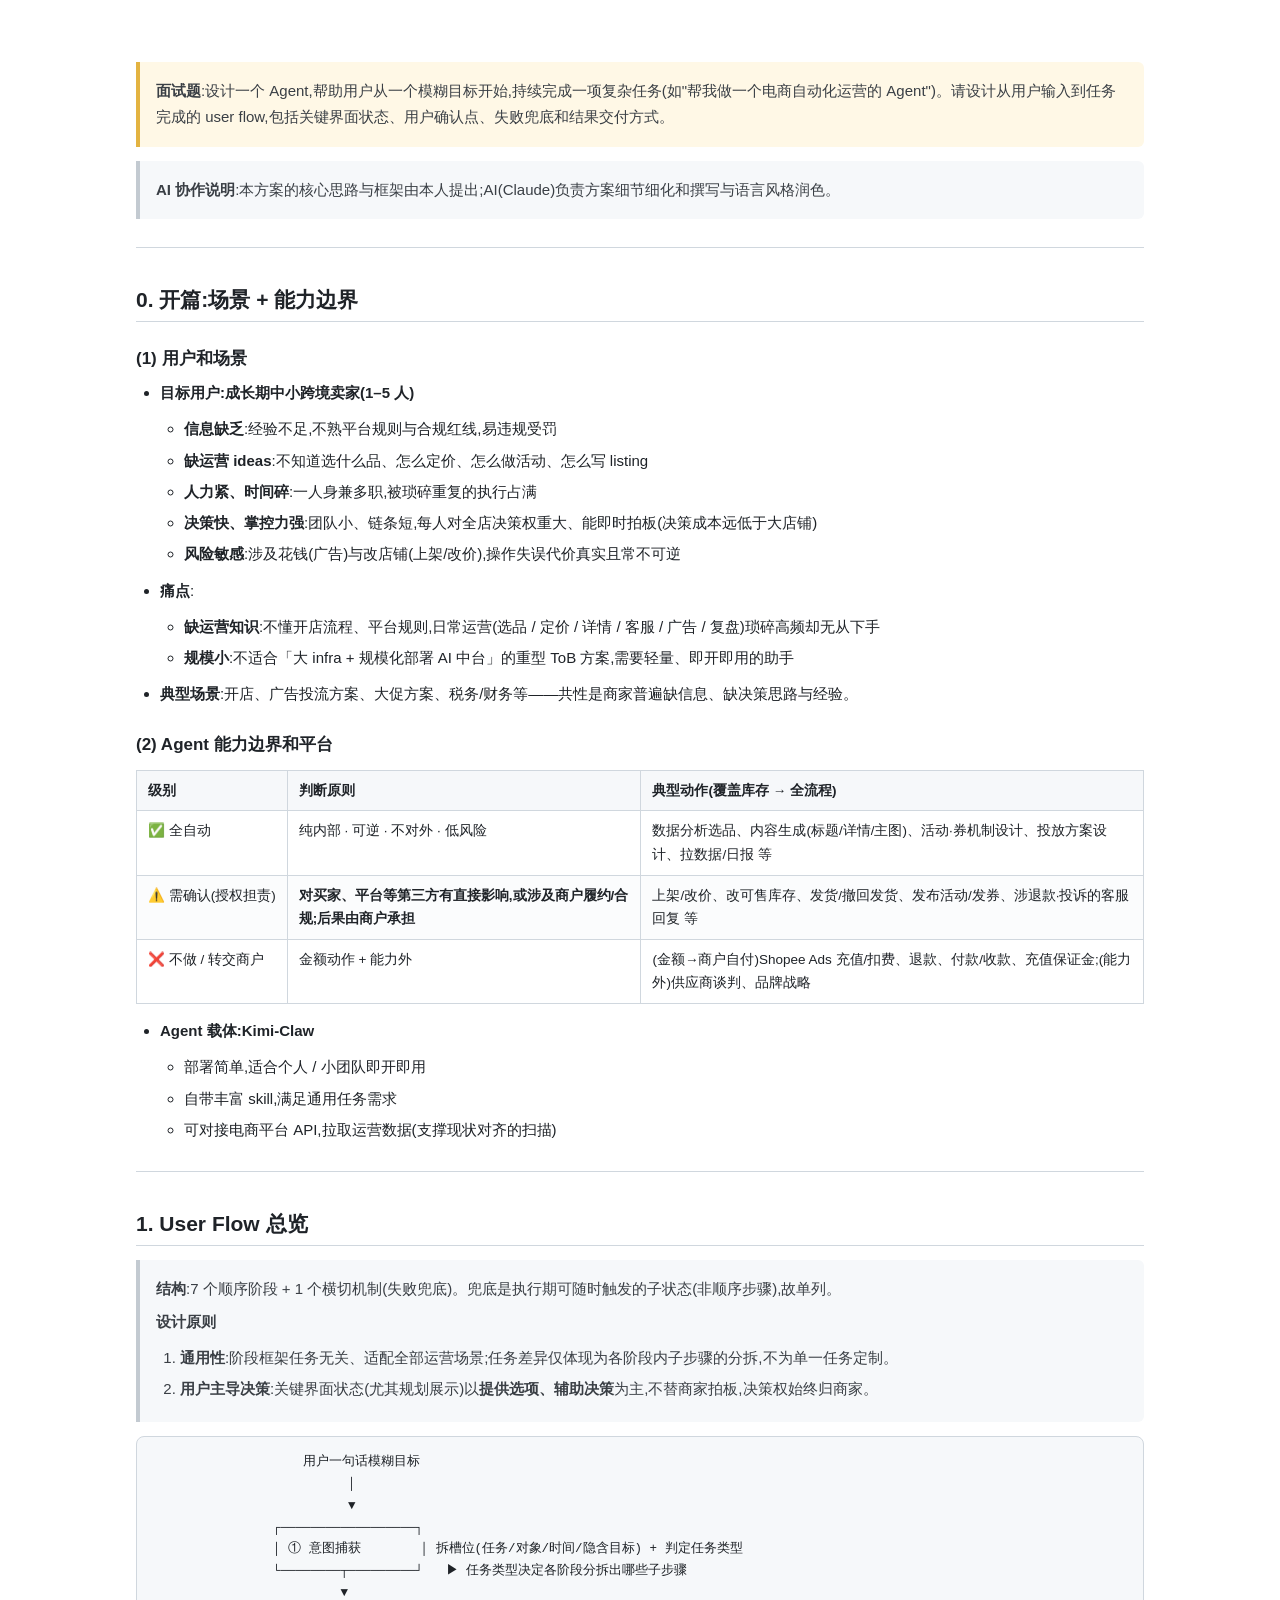
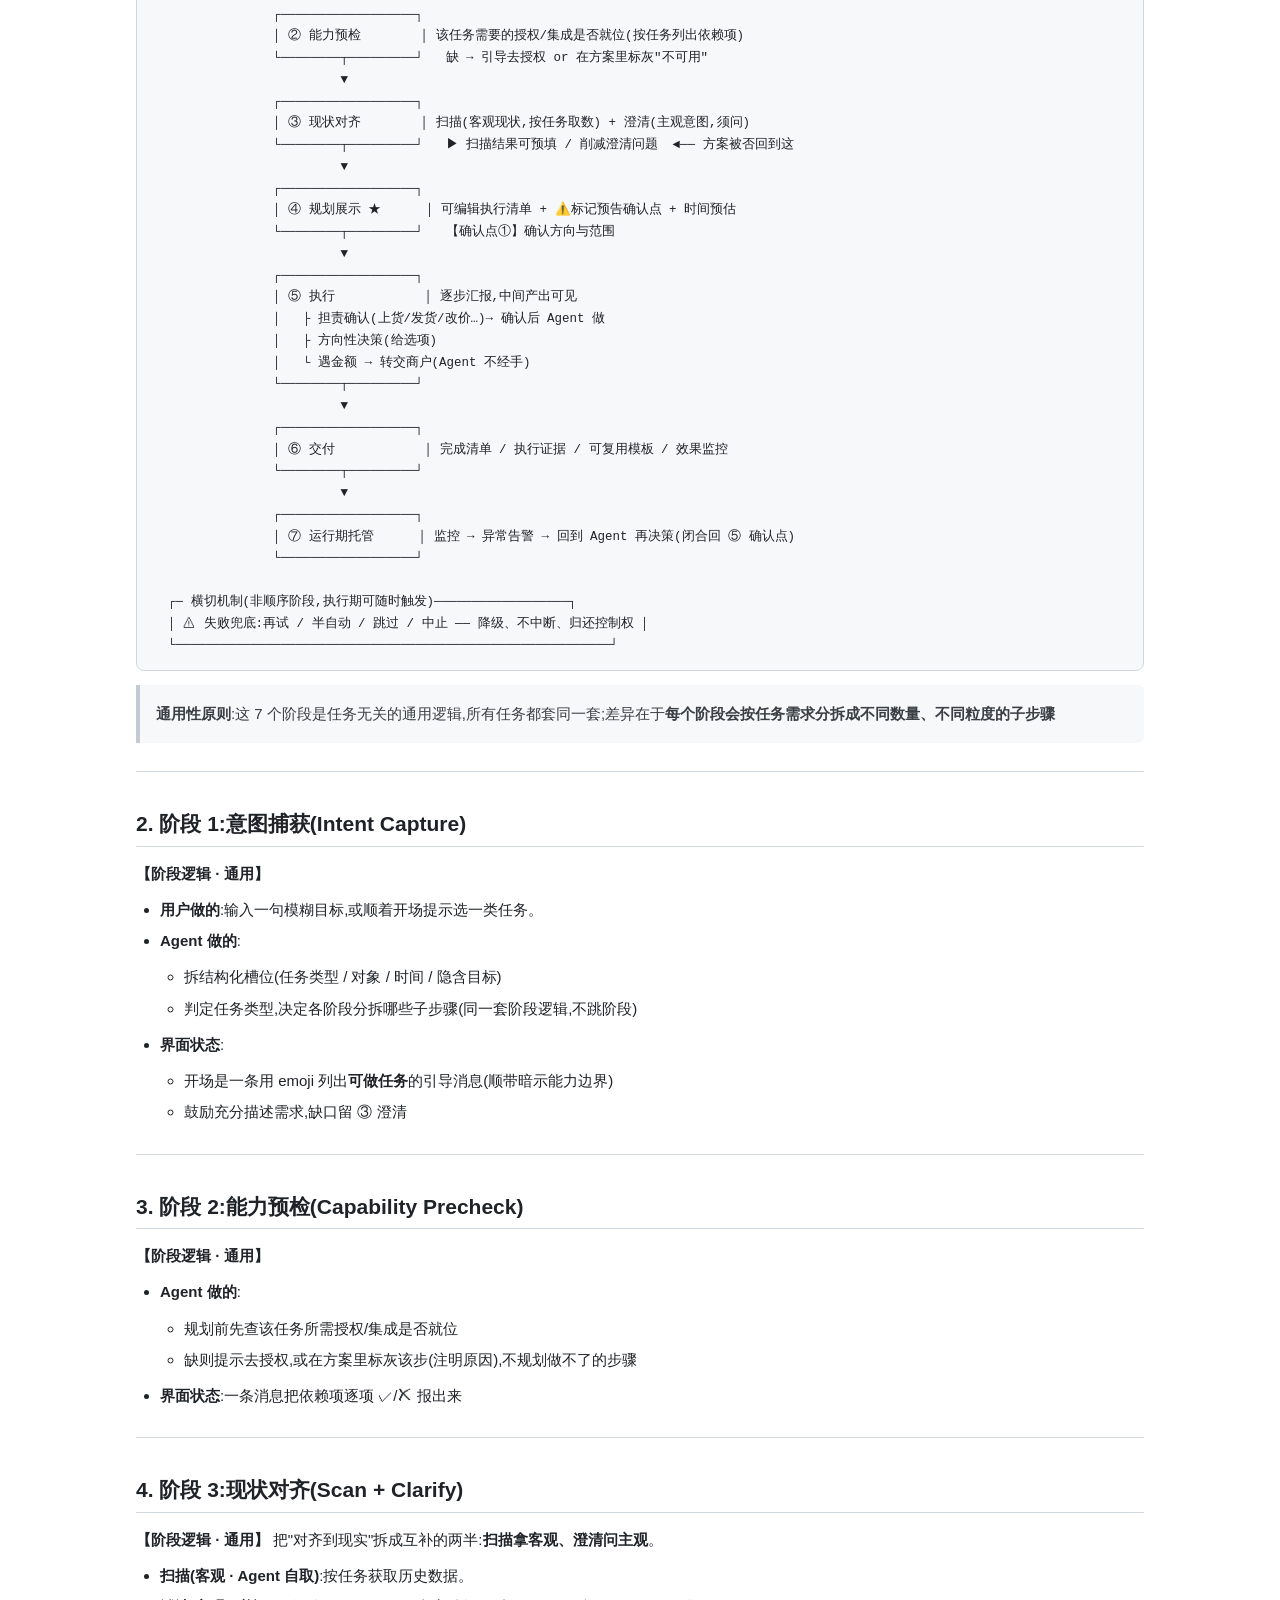
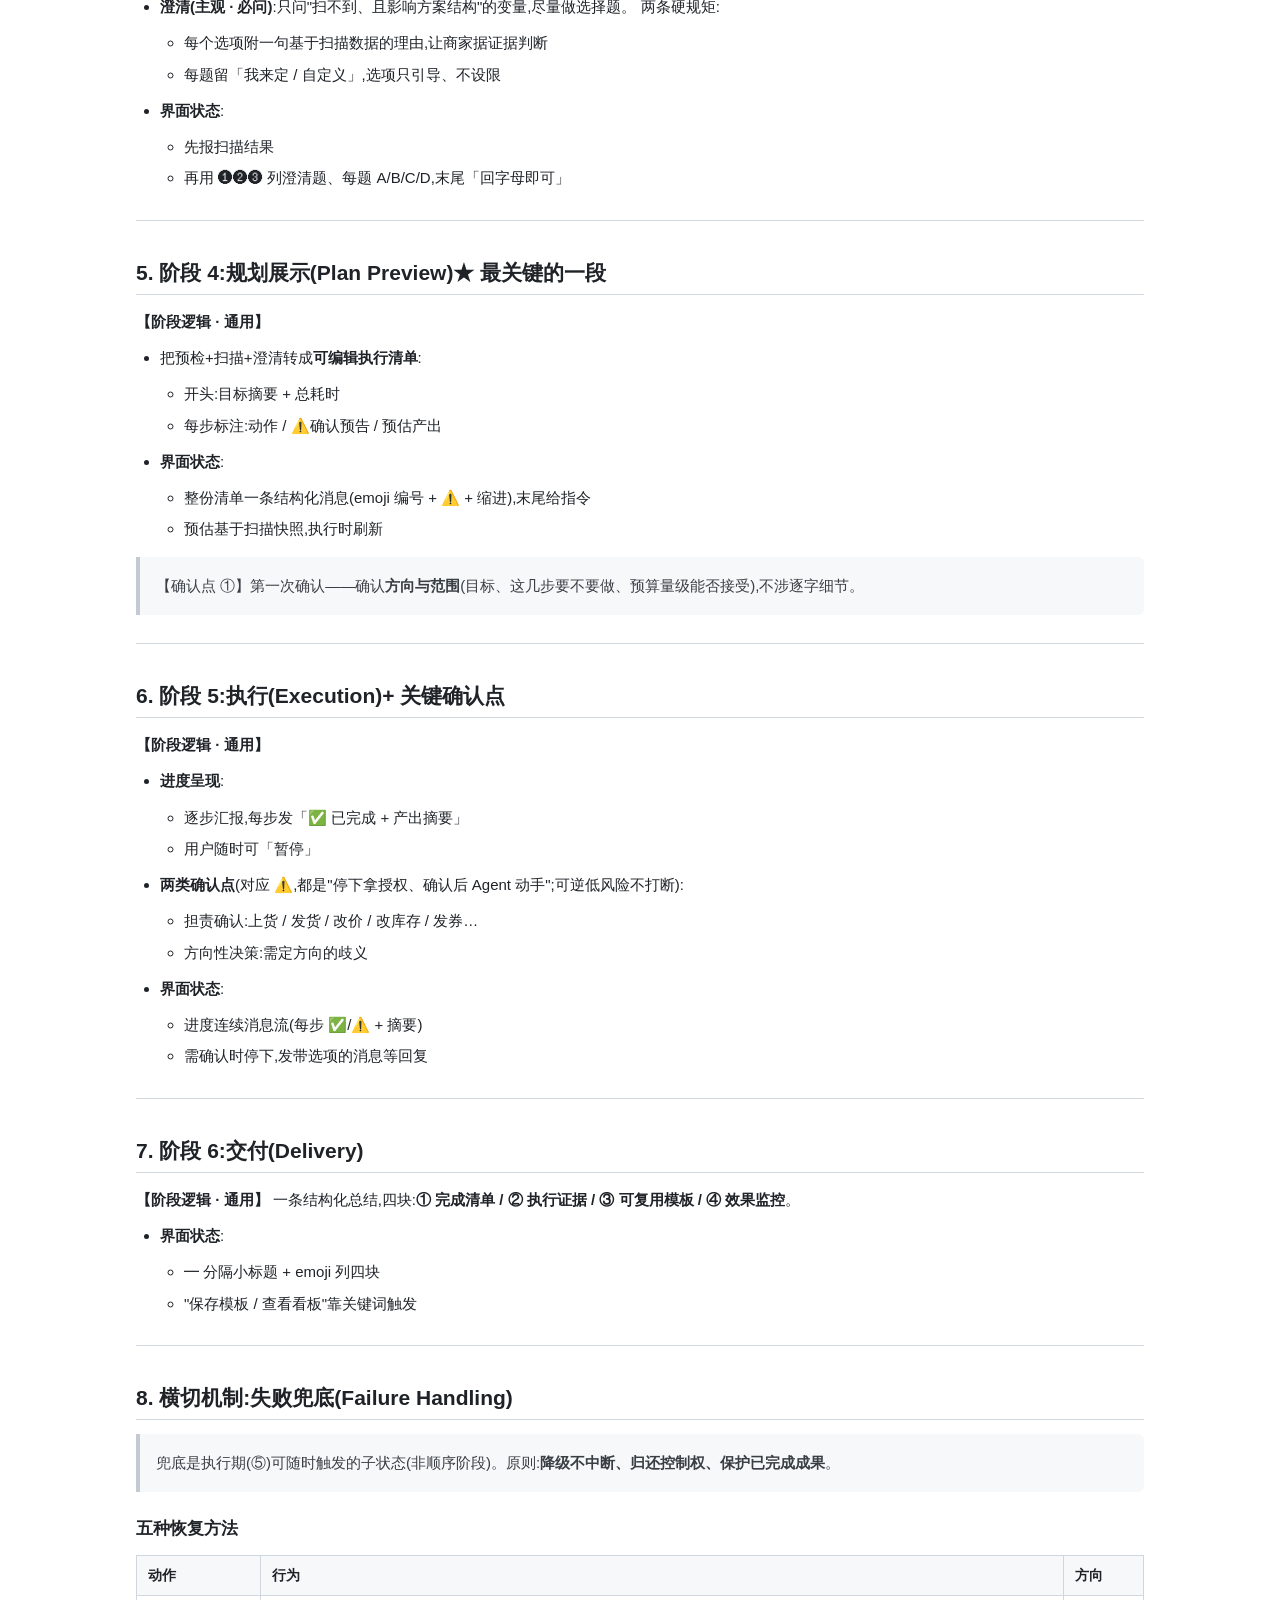
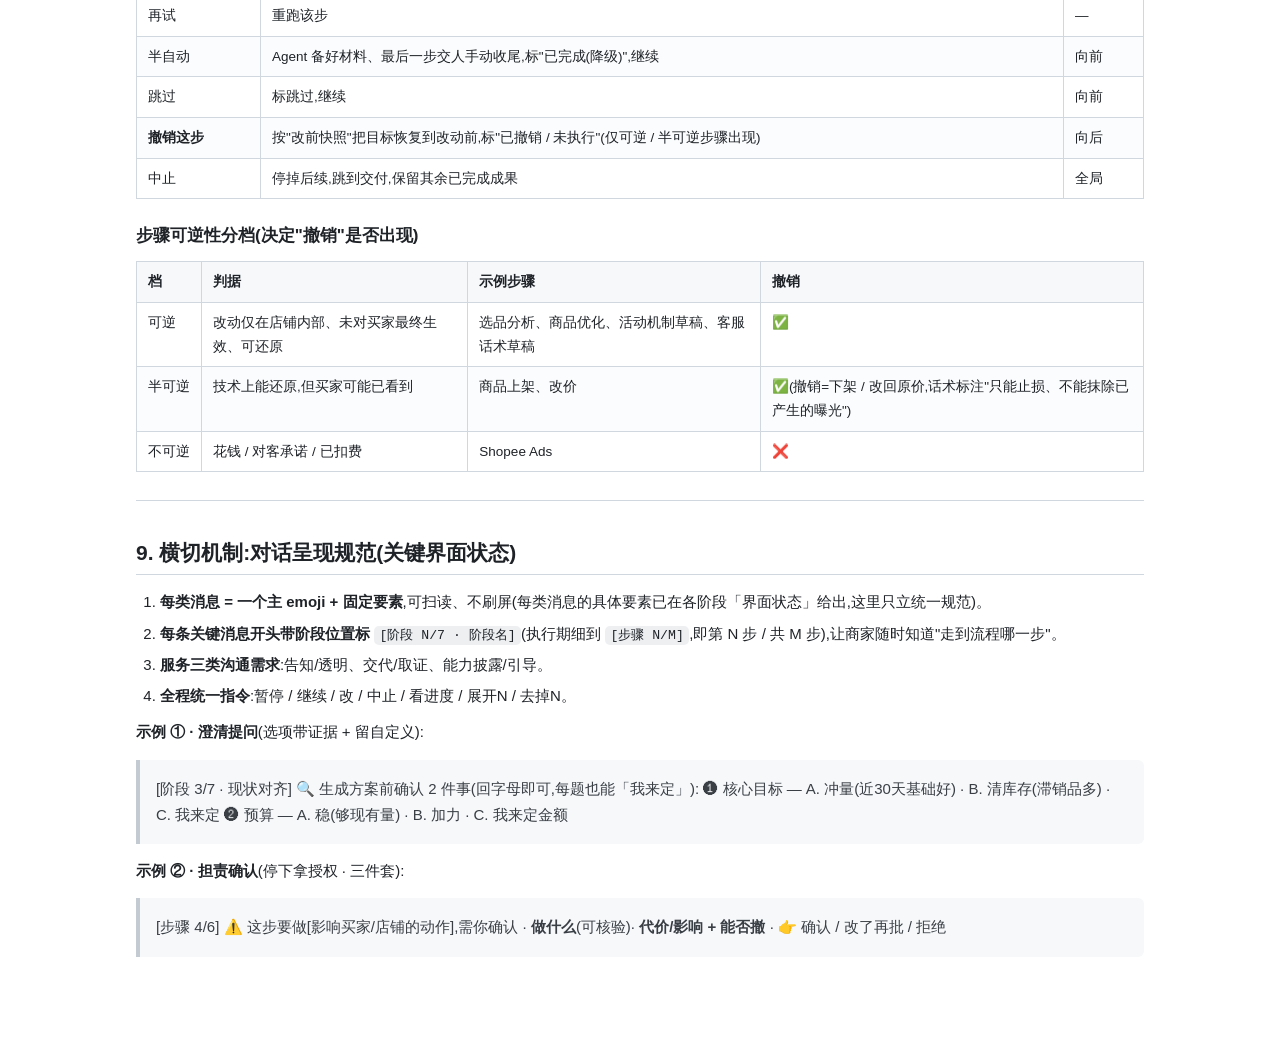
<file: Kimi/电商运营Agent-UserFlow设计.html>
<!doctype html>
<html lang="zh-CN">
<head>
<meta charset="utf-8">
<meta name="viewport" content="width=device-width, initial-scale=1">
<title>电商运营 Agent · User Flow 设计</title>
<style>
:root{ --ink:#1f2328; --muted:#57606a; --line:#d0d7de; --bg-soft:#f6f8fa; --accent:#0969da; --warn:#9a6700; }
*{ box-sizing:border-box; }
html{ -webkit-text-size-adjust:100%; }
body{
  margin:0; color:var(--ink);
  font-family:"PingFang SC","Hiragino Sans GB","Microsoft YaHei",-apple-system,"Segoe UI",Roboto,"Helvetica Neue",Arial,"Apple Color Emoji","Segoe UI Emoji",sans-serif;
  font-size:15px; line-height:1.75; background:#fff;
}
.wrap{ max-width:1120px; margin:0 auto; padding:48px 56px 80px; }
h1,h2,h3,h4{ line-height:1.3; font-weight:700; }
h1{ font-size:28px; margin:0 0 8px; padding-bottom:14px; border-bottom:2px solid var(--ink); }
h2{ font-size:21px; margin:38px 0 14px; padding-bottom:8px; border-bottom:1px solid var(--line); }
h3{ font-size:17px; margin:26px 0 10px; color:#1f2328; }
h4{ font-size:15px; margin:18px 0 8px; }
p{ margin:10px 0; }
ul,ol{ margin:10px 0; padding-left:24px; }
li{ margin:5px 0; }
strong{ font-weight:700; }
a{ color:var(--accent); text-decoration:none; }
hr{ border:0; border-top:1px solid var(--line); margin:28px 0; }
blockquote{
  margin:14px 0; padding:10px 16px; color:#3a3f45;
  background:var(--bg-soft); border-left:4px solid #c3cad1; border-radius:0 6px 6px 0;
}
blockquote p{ margin:6px 0; }
code{
  font-family:"SF Mono","Menlo","Consolas","Liberation Mono",monospace;
  background:rgba(175,184,193,.22); padding:.15em .4em; border-radius:5px; font-size:.88em;
}
pre{
  background:var(--bg-soft); border:1px solid var(--line); border-radius:8px;
  padding:14px 16px; overflow-x:auto; line-height:1.45; margin:14px 0;
}
pre code{
  background:none; padding:0; border-radius:0; font-size:12.5px;
  font-family:"SF Mono","Menlo","Consolas","Liberation Mono",monospace; white-space:pre;
}
table{ border-collapse:collapse; width:100%; margin:14px 0; font-size:13.5px; }
th,td{ border:1px solid var(--line); padding:8px 11px; text-align:left; vertical-align:top; }
th:first-child,td:first-child{ white-space:nowrap; }
th{ background:var(--bg-soft); font-weight:700; }
tr:nth-child(even) td{ background:#fbfcfd; }
.wrap > blockquote:first-of-type{ background:#fff8e6; border-left-color:#e3b341; }
@media print{
  @page{ size:A4; margin:16mm 14mm; }
  .wrap{ max-width:none; padding:0; }
  h2{ break-after:avoid; }
  h3,h4{ break-after:avoid; }
  pre,table,blockquote{ break-inside:avoid; }
  body{ font-size:11.5pt; }
  pre code{ font-size:9pt; }
  table{ font-size:9.5pt; }
}
</style>
</head>
<body><article class="wrap"><blockquote>
<p><strong>面试题</strong>:设计一个 Agent,帮助用户从一个模糊目标开始,持续完成一项复杂任务(如&quot;帮我做一个电商自动化运营的 Agent&quot;)。请设计从用户输入到任务完成的 user flow,包括关键界面状态、用户确认点、失败兜底和结果交付方式。</p>
</blockquote>
<blockquote>
<p><strong>AI 协作说明</strong>:本方案的核心思路与框架由本人提出;AI(Claude)负责方案细节细化和撰写与语言风格润色。</p>
</blockquote>
<hr>
<h2>0. 开篇:场景 + 能力边界</h2>
<h3>(1) 用户和场景</h3>
<ul>
<li><strong>目标用户:成长期中小跨境卖家(1–5 人)</strong>
<ul>
<li><strong>信息缺乏</strong>:经验不足,不熟平台规则与合规红线,易违规受罚</li>
<li><strong>缺运营 ideas</strong>:不知道选什么品、怎么定价、怎么做活动、怎么写 listing</li>
<li><strong>人力紧、时间碎</strong>:一人身兼多职,被琐碎重复的执行占满</li>
<li><strong>决策快、掌控力强</strong>:团队小、链条短,每人对全店决策权重大、能即时拍板(决策成本远低于大店铺)</li>
<li><strong>风险敏感</strong>:涉及花钱(广告)与改店铺(上架/改价),操作失误代价真实且常不可逆</li>
</ul>
</li>
<li><strong>痛点</strong>:
<ul>
<li><strong>缺运营知识</strong>:不懂开店流程、平台规则,日常运营(选品 / 定价 / 详情 / 客服 / 广告 / 复盘)琐碎高频却无从下手</li>
<li><strong>规模小</strong>:不适合「大 infra + 规模化部署 AI 中台」的重型 ToB 方案,需要轻量、即开即用的助手</li>
</ul>
</li>
<li><strong>典型场景</strong>:开店、广告投流方案、大促方案、税务/财务等——共性是商家普遍缺信息、缺决策思路与经验。</li>
</ul>
<h3>(2) Agent 能力边界和平台</h3>
<table>
<thead>
<tr>
<th>级别</th>
<th>判断原则</th>
<th>典型动作(覆盖库存 → 全流程)</th>
</tr>
</thead>
<tbody>
<tr>
<td>✅ 全自动</td>
<td>纯内部 · 可逆 · 不对外 · 低风险</td>
<td>数据分析选品、内容生成(标题/详情/主图)、活动·券机制设计、投放方案设计、拉数据/日报 等</td>
</tr>
<tr>
<td>⚠️ 需确认(授权担责)</td>
<td><strong>对买家、平台等第三方有直接影响,或涉及商户履约/合规;后果由商户承担</strong></td>
<td>上架/改价、改可售库存、发货/撤回发货、发布活动/发券、涉退款·投诉的客服回复 等</td>
</tr>
<tr>
<td>❌ 不做 / 转交商户</td>
<td>金额动作 + 能力外</td>
<td>(金额→商户自付)Shopee Ads 充值/扣费、退款、付款/收款、充值保证金;(能力外)供应商谈判、品牌战略</td>
</tr>
</tbody>
</table>
<ul>
<li><strong>Agent 载体:Kimi-Claw</strong>
<ul>
<li>部署简单,适合个人 / 小团队即开即用</li>
<li>自带丰富 skill,满足通用任务需求</li>
<li>可对接电商平台 API,拉取运营数据(支撑现状对齐的扫描)</li>
</ul>
</li>
</ul>
<hr>
<h2>1. User Flow 总览</h2>
<blockquote>
<p><strong>结构</strong>:7 个顺序阶段 + 1 个横切机制(失败兜底)。兜底是执行期可随时触发的子状态(非顺序步骤),故单列。</p>
<p><strong>设计原则</strong></p>
<ol>
<li><strong>通用性</strong>:阶段框架任务无关、适配全部运营场景;任务差异仅体现为各阶段内子步骤的分拆,不为单一任务定制。</li>
<li><strong>用户主导决策</strong>:关键界面状态(尤其规划展示)以<strong>提供选项、辅助决策</strong>为主,不替商家拍板,决策权始终归商家。</li>
</ol>
</blockquote>
<pre><code>                    用户一句话模糊目标
                          │
                          ▼
                ┌──────────────────┐
                │ ① 意图捕获        │ 拆槽位(任务/对象/时间/隐含目标) + 判定任务类型
                └────────┬─────────┘   ▶ 任务类型决定各阶段分拆出哪些子步骤
                         ▼
                ┌──────────────────┐
                │ ② 能力预检        │ 该任务需要的授权/集成是否就位(按任务列出依赖项)
                └────────┬─────────┘   缺 → 引导去授权 or 在方案里标灰&quot;不可用&quot;
                         ▼
                ┌──────────────────┐
                │ ③ 现状对齐        │ 扫描(客观现状,按任务取数) + 澄清(主观意图,须问)
                └────────┬─────────┘   ▶ 扫描结果可预填 / 削减澄清问题  ◄── 方案被否回到这
                         ▼
                ┌──────────────────┐
                │ ④ 规划展示 ★      │ 可编辑执行清单 + ⚠️标记预告确认点 + 时间预估
                └────────┬─────────┘   【确认点①】确认方向与范围
                         ▼
                ┌──────────────────┐
                │ ⑤ 执行            │ 逐步汇报,中间产出可见
                │   ├ 担责确认(上货/发货/改价…)→ 确认后 Agent 做
                │   ├ 方向性决策(给选项)
                │   └ 遇金额 → 转交商户(Agent 不经手)
                └────────┬─────────┘
                         ▼
                ┌──────────────────┐
                │ ⑥ 交付            │ 完成清单 / 执行证据 / 可复用模板 / 效果监控
                └────────┬─────────┘
                         ▼
                ┌──────────────────┐
                │ ⑦ 运行期托管      │ 监控 → 异常告警 → 回到 Agent 再决策(闭合回 ⑤ 确认点)
                └──────────────────┘

  ┌─ 横切机制(非顺序阶段,执行期可随时触发)──────────────────┐
  │ ⚠ 失败兜底:再试 / 半自动 / 跳过 / 中止 —— 降级、不中断、归还控制权 │
  └──────────────────────────────────────────────────────────┘
</code></pre>
<blockquote>
<p><strong>通用性原则</strong>:这 7 个阶段是任务无关的通用逻辑,所有任务都套同一套;差异在于<strong>每个阶段会按任务需求分拆成不同数量、不同粒度的子步骤</strong></p>
</blockquote>
<hr>
<h2>2. 阶段 1:意图捕获(Intent Capture)</h2>
<p><strong>【阶段逻辑 · 通用】</strong></p>
<ul>
<li><strong>用户做的</strong>:输入一句模糊目标,或顺着开场提示选一类任务。</li>
<li><strong>Agent 做的</strong>:
<ul>
<li>拆结构化槽位(任务类型 / 对象 / 时间 / 隐含目标)</li>
<li>判定任务类型,决定各阶段分拆哪些子步骤(同一套阶段逻辑,不跳阶段)</li>
</ul>
</li>
<li><strong>界面状态</strong>:
<ul>
<li>开场是一条用 emoji 列出<strong>可做任务</strong>的引导消息(顺带暗示能力边界)</li>
<li>鼓励充分描述需求,缺口留 ③ 澄清</li>
</ul>
</li>
</ul>
<hr>
<h2>3. 阶段 2:能力预检(Capability Precheck)</h2>
<p><strong>【阶段逻辑 · 通用】</strong></p>
<ul>
<li><strong>Agent 做的</strong>:
<ul>
<li>规划前先查该任务所需授权/集成是否就位</li>
<li>缺则提示去授权,或在方案里标灰该步(注明原因),不规划做不了的步骤</li>
</ul>
</li>
<li><strong>界面状态</strong>:一条消息把依赖项逐项 ✓/✗ 报出来</li>
</ul>
<hr>
<h2>4. 阶段 3:现状对齐(Scan + Clarify)</h2>
<p><strong>【阶段逻辑 · 通用】</strong> 把&quot;对齐到现实&quot;拆成互补的两半:<strong>扫描拿客观、澄清问主观</strong>。</p>
<ul>
<li><strong>扫描(客观 · Agent 自取)</strong>:按任务获取历史数据。</li>
<li><strong>澄清(主观 · 必问)</strong>:只问&quot;扫不到、且影响方案结构&quot;的变量,尽量做选择题。
两条硬规矩:
<ul>
<li>每个选项附一句基于扫描数据的理由,让商家据证据判断</li>
<li>每题留「我来定 / 自定义」,选项只引导、不设限</li>
</ul>
</li>
<li><strong>界面状态</strong>:
<ul>
<li>先报扫描结果</li>
<li>再用 ❶❷❸ 列澄清题、每题 A/B/C/D,末尾「回字母即可」</li>
</ul>
</li>
</ul>
<hr>
<h2>5. 阶段 4:规划展示(Plan Preview)★ 最关键的一段</h2>
<p><strong>【阶段逻辑 · 通用】</strong></p>
<ul>
<li>把预检+扫描+澄清转成<strong>可编辑执行清单</strong>:
<ul>
<li>开头:目标摘要 + 总耗时</li>
<li>每步标注:动作 / ⚠️确认预告 / 预估产出</li>
</ul>
</li>
<li><strong>界面状态</strong>:
<ul>
<li>整份清单一条结构化消息(emoji 编号 + ⚠️ + 缩进),末尾给指令</li>
<li>预估基于扫描快照,执行时刷新</li>
</ul>
</li>
</ul>
<blockquote>
<p>【确认点 ①】第一次确认——确认<strong>方向与范围</strong>(目标、这几步要不要做、预算量级能否接受),不涉逐字细节。</p>
</blockquote>
<hr>
<h2>6. 阶段 5:执行(Execution)+ 关键确认点</h2>
<p><strong>【阶段逻辑 · 通用】</strong></p>
<ul>
<li><strong>进度呈现</strong>:
<ul>
<li>逐步汇报,每步发「✅ 已完成 + 产出摘要」</li>
<li>用户随时可「暂停」</li>
</ul>
</li>
<li><strong>两类确认点</strong>(对应 ⚠️,都是&quot;停下拿授权、确认后 Agent 动手&quot;;可逆低风险不打断):
<ul>
<li>担责确认:上货 / 发货 / 改价 / 改库存 / 发券…</li>
<li>方向性决策:需定方向的歧义</li>
</ul>
</li>
<li><strong>界面状态</strong>:
<ul>
<li>进度连续消息流(每步 ✅/⚠️ + 摘要)</li>
<li>需确认时停下,发带选项的消息等回复</li>
</ul>
</li>
</ul>
<hr>
<h2>7. 阶段 6:交付(Delivery)</h2>
<p><strong>【阶段逻辑 · 通用】</strong> 一条结构化总结,四块:<strong>① 完成清单 / ② 执行证据 / ③ 可复用模板 / ④ 效果监控</strong>。</p>
<ul>
<li><strong>界面状态</strong>:
<ul>
<li>━ 分隔小标题 + emoji 列四块</li>
<li>&quot;保存模板 / 查看看板&quot;靠关键词触发</li>
</ul>
</li>
</ul>
<hr>
<h2>8. 横切机制:失败兜底(Failure Handling)</h2>
<blockquote>
<p>兜底是执行期(⑤)可随时触发的子状态(非顺序阶段)。原则:<strong>降级不中断、归还控制权、保护已完成成果</strong>。</p>
</blockquote>
<h3>五种恢复方法</h3>
<table>
<thead>
<tr>
<th>动作</th>
<th>行为</th>
<th>方向</th>
</tr>
</thead>
<tbody>
<tr>
<td>再试</td>
<td>重跑该步</td>
<td>—</td>
</tr>
<tr>
<td>半自动</td>
<td>Agent 备好材料、最后一步交人手动收尾,标&quot;已完成(降级)&quot;,继续</td>
<td>向前</td>
</tr>
<tr>
<td>跳过</td>
<td>标跳过,继续</td>
<td>向前</td>
</tr>
<tr>
<td><strong>撤销这步</strong></td>
<td>按&quot;改前快照&quot;把目标恢复到改动前,标&quot;已撤销 / 未执行&quot;(仅可逆 / 半可逆步骤出现)</td>
<td>向后</td>
</tr>
<tr>
<td>中止</td>
<td>停掉后续,跳到交付,保留其余已完成成果</td>
<td>全局</td>
</tr>
</tbody>
</table>
<h3>步骤可逆性分档(决定&quot;撤销&quot;是否出现)</h3>
<table>
<thead>
<tr>
<th>档</th>
<th>判据</th>
<th>示例步骤</th>
<th>撤销</th>
</tr>
</thead>
<tbody>
<tr>
<td>可逆</td>
<td>改动仅在店铺内部、未对买家最终生效、可还原</td>
<td>选品分析、商品优化、活动机制草稿、客服话术草稿</td>
<td>✅</td>
</tr>
<tr>
<td>半可逆</td>
<td>技术上能还原,但买家可能已看到</td>
<td>商品上架、改价</td>
<td>✅(撤销=下架 / 改回原价,话术标注&quot;只能止损、不能抹除已产生的曝光&quot;)</td>
</tr>
<tr>
<td>不可逆</td>
<td>花钱 / 对客承诺 / 已扣费</td>
<td>Shopee Ads</td>
<td>❌</td>
</tr>
</tbody>
</table>
<hr>
<h2>9. 横切机制:对话呈现规范(关键界面状态)</h2>
<ol>
<li><strong>每类消息 = 一个主 emoji + 固定要素</strong>,可扫读、不刷屏(每类消息的具体要素已在各阶段「界面状态」给出,这里只立统一规范)。</li>
<li><strong>每条关键消息开头带阶段位置标</strong> <code>[阶段 N/7 · 阶段名]</code>(执行期细到 <code>[步骤 N/M]</code>,即第 N 步 / 共 M 步),让商家随时知道&quot;走到流程哪一步&quot;。</li>
<li><strong>服务三类沟通需求</strong>:告知/透明、交代/取证、能力披露/引导。</li>
<li><strong>全程统一指令</strong>:暂停 / 继续 / 改 / 中止 / 看进度 / 展开N / 去掉N。</li>
</ol>
<p><strong>示例 ① · 澄清提问</strong>(选项带证据 + 留自定义):</p>
<blockquote>
<p>[阶段 3/7 · 现状对齐] 🔍 生成方案前确认 2 件事(回字母即可,每题也能「我来定」):
❶ 核心目标 — A. 冲量(近30天基础好) · B. 清库存(滞销品多) · C. 我来定
❷ 预算 — A. 稳(够现有量) · B. 加力 · C. 我来定金额</p>
</blockquote>
<p><strong>示例 ② · 担责确认</strong>(停下拿授权 · 三件套):</p>
<blockquote>
<p>[步骤 4/6] ⚠️ 这步要做[影响买家/店铺的动作],需你确认 · <strong>做什么</strong>(可核验)· <strong>代价/影响 + 能否撤</strong> · 👉 确认 / 改了再批 / 拒绝</p>
</blockquote>
</article></body>
</html>
</file>
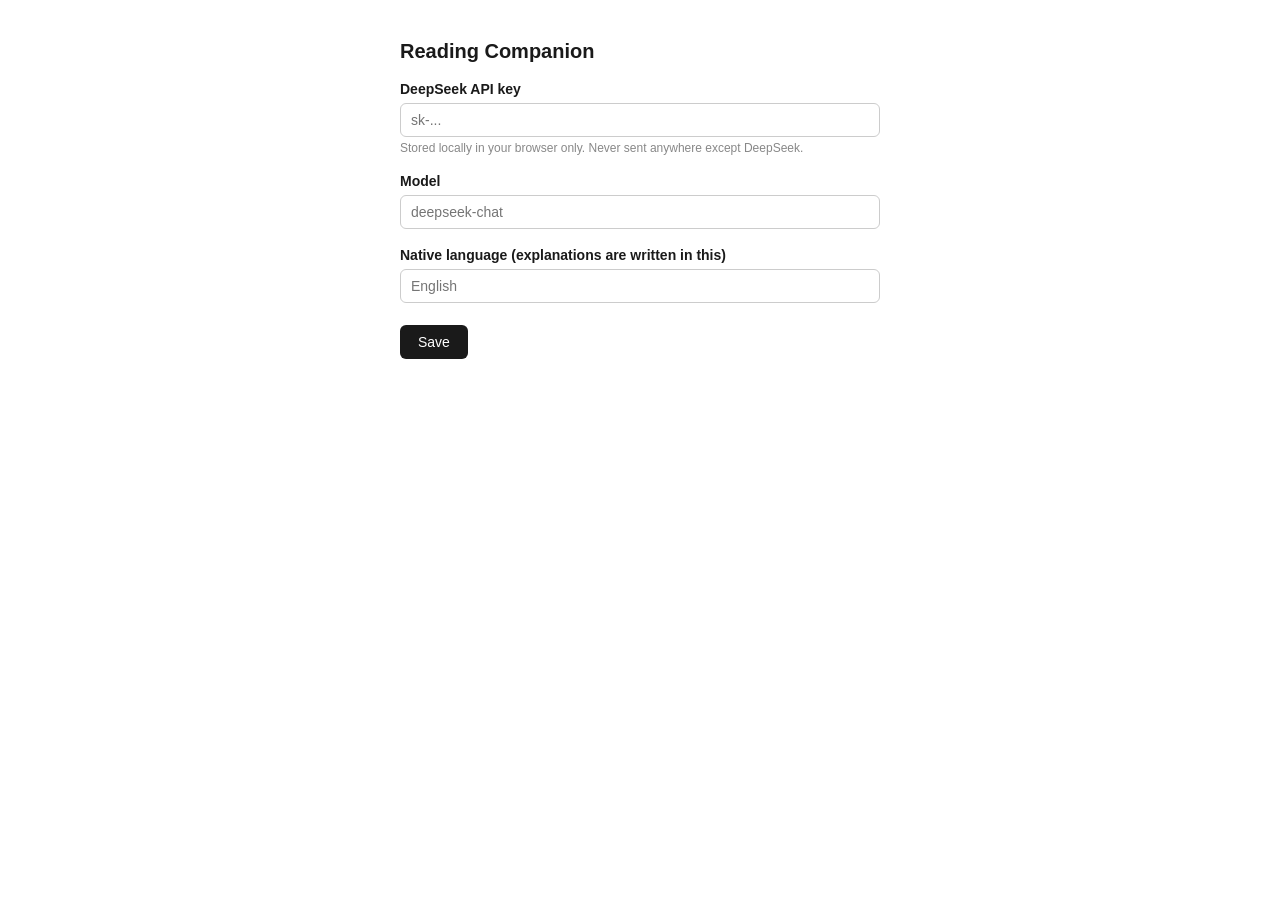
<file: reading-companion/options.html>
<!DOCTYPE html>
<html lang="en">
  <head>
    <meta charset="utf-8" />
    <title>Reading Companion — Options</title>
    <style>
      body {
        font-family: -apple-system, BlinkMacSystemFont, "Segoe UI", Roboto, sans-serif;
        max-width: 480px;
        margin: 40px auto;
        padding: 0 20px;
        color: #1a1a1a;
      }
      h1 {
        font-size: 20px;
      }
      label {
        display: block;
        margin: 18px 0 6px;
        font-weight: 600;
        font-size: 14px;
      }
      input {
        width: 100%;
        padding: 8px 10px;
        font-size: 14px;
        border: 1px solid #ccc;
        border-radius: 6px;
        box-sizing: border-box;
      }
      .hint {
        color: #888;
        font-size: 12px;
        margin-top: 4px;
      }
      button {
        margin-top: 22px;
        padding: 9px 18px;
        font-size: 14px;
        background: #1a1a1a;
        color: #fff;
        border: none;
        border-radius: 6px;
        cursor: pointer;
      }
      #status {
        margin-left: 12px;
        color: #2e7d32;
        font-size: 13px;
      }
    </style>
  </head>
  <body>
    <h1>Reading Companion</h1>

    <label for="apiKey">DeepSeek API key</label>
    <input id="apiKey" type="password" placeholder="sk-..." autocomplete="off" />
    <div class="hint">Stored locally in your browser only. Never sent anywhere except DeepSeek.</div>

    <label for="model">Model</label>
    <input id="model" type="text" placeholder="deepseek-chat" />

    <label for="nativeLanguage">Native language (explanations are written in this)</label>
    <input id="nativeLanguage" type="text" placeholder="English" />

    <div>
      <button id="save">Save</button>
      <span id="status"></span>
    </div>

    <script src="options.js"></script>
  </body>
</html>
</file>
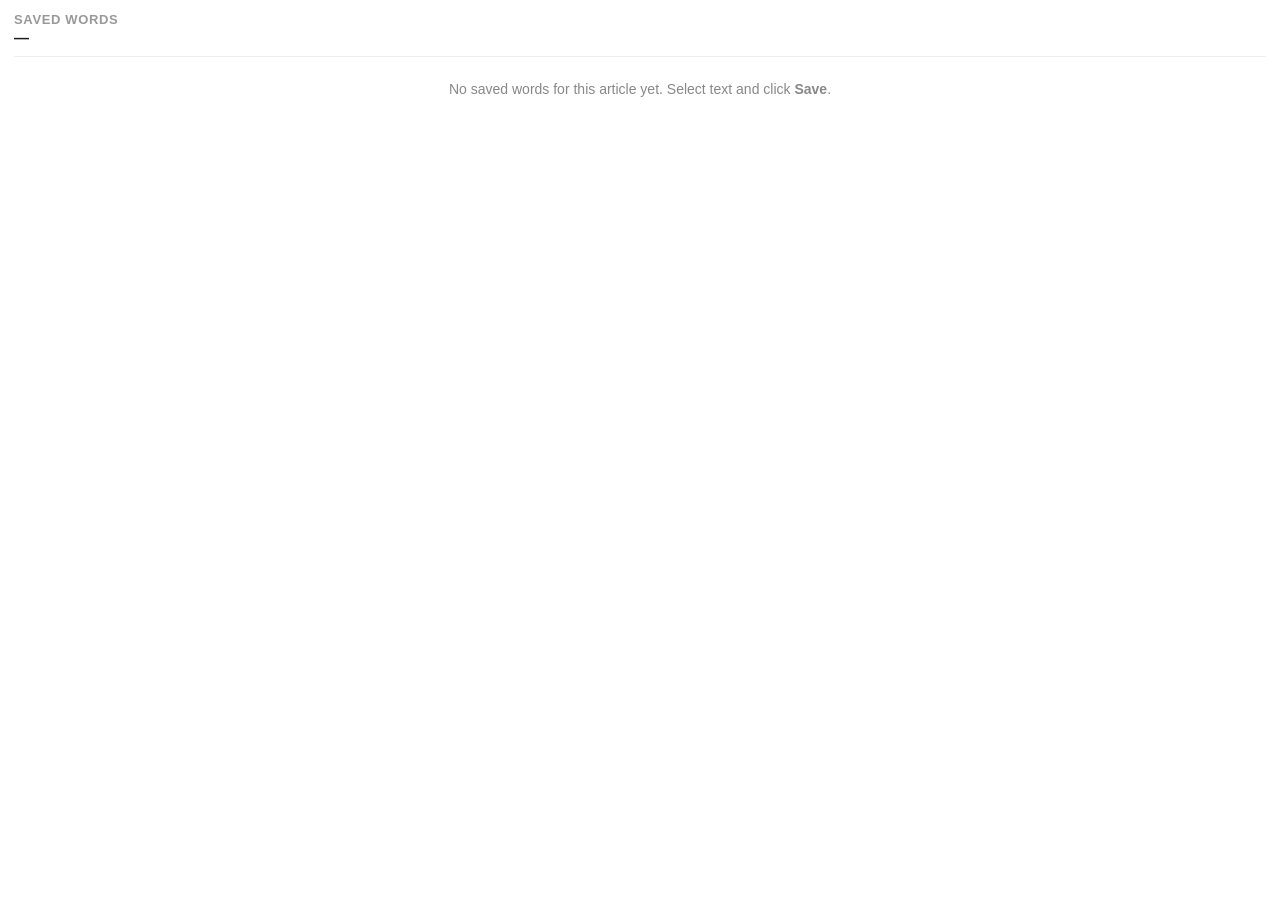
<file: reading-companion/sidepanel.html>
<!DOCTYPE html>
<html lang="en">
  <head>
    <meta charset="utf-8" />
    <title>Reading Companion</title>
    <style>
      :root {
        color-scheme: light dark;
      }
      body {
        font-family: -apple-system, BlinkMacSystemFont, "Segoe UI", Roboto, sans-serif;
        font-size: 14px;
        margin: 0;
        padding: 12px 14px;
        color: #1a1a1a;
      }
      header {
        position: sticky;
        top: 0;
        background: #fff;
        padding-bottom: 8px;
        border-bottom: 1px solid #eee;
      }
      h1 {
        font-size: 13px;
        text-transform: uppercase;
        letter-spacing: 0.05em;
        color: #999;
        margin: 0 0 2px;
      }
      #article-title {
        font-size: 15px;
        font-weight: 600;
        margin: 0;
        word-break: break-word;
      }
      #count {
        color: #888;
        font-size: 12px;
        margin-top: 2px;
      }
      #empty {
        color: #888;
        margin-top: 24px;
        text-align: center;
      }
      ul {
        list-style: none;
        margin: 0;
        padding: 0;
      }
      li {
        padding: 12px 0;
        border-bottom: 1px solid #f0f0f0;
      }
      .sel {
        font-weight: 600;
        font-size: 15px;
      }
      .pron {
        color: #888;
        font-size: 12px;
        margin-left: 6px;
      }
      .meaning {
        margin-top: 3px;
      }
      .explanation {
        color: #444;
        margin-top: 3px;
        font-size: 13px;
      }
      .context {
        color: #999;
        font-size: 12px;
        font-style: italic;
        margin-top: 4px;
        border-left: 2px solid #eee;
        padding-left: 8px;
      }
      .remove {
        float: right;
        background: none;
        border: none;
        color: #bbb;
        cursor: pointer;
        font-size: 16px;
        line-height: 1;
      }
      .remove:hover {
        color: #b00020;
      }
    </style>
  </head>
  <body>
    <header>
      <h1>Saved words</h1>
      <p id="article-title">—</p>
      <div id="count"></div>
    </header>
    <div id="empty">No saved words for this article yet. Select text and click <b>Save</b>.</div>
    <ul id="list"></ul>
    <script src="sidepanel.js"></script>
  </body>
</html>
</file>
